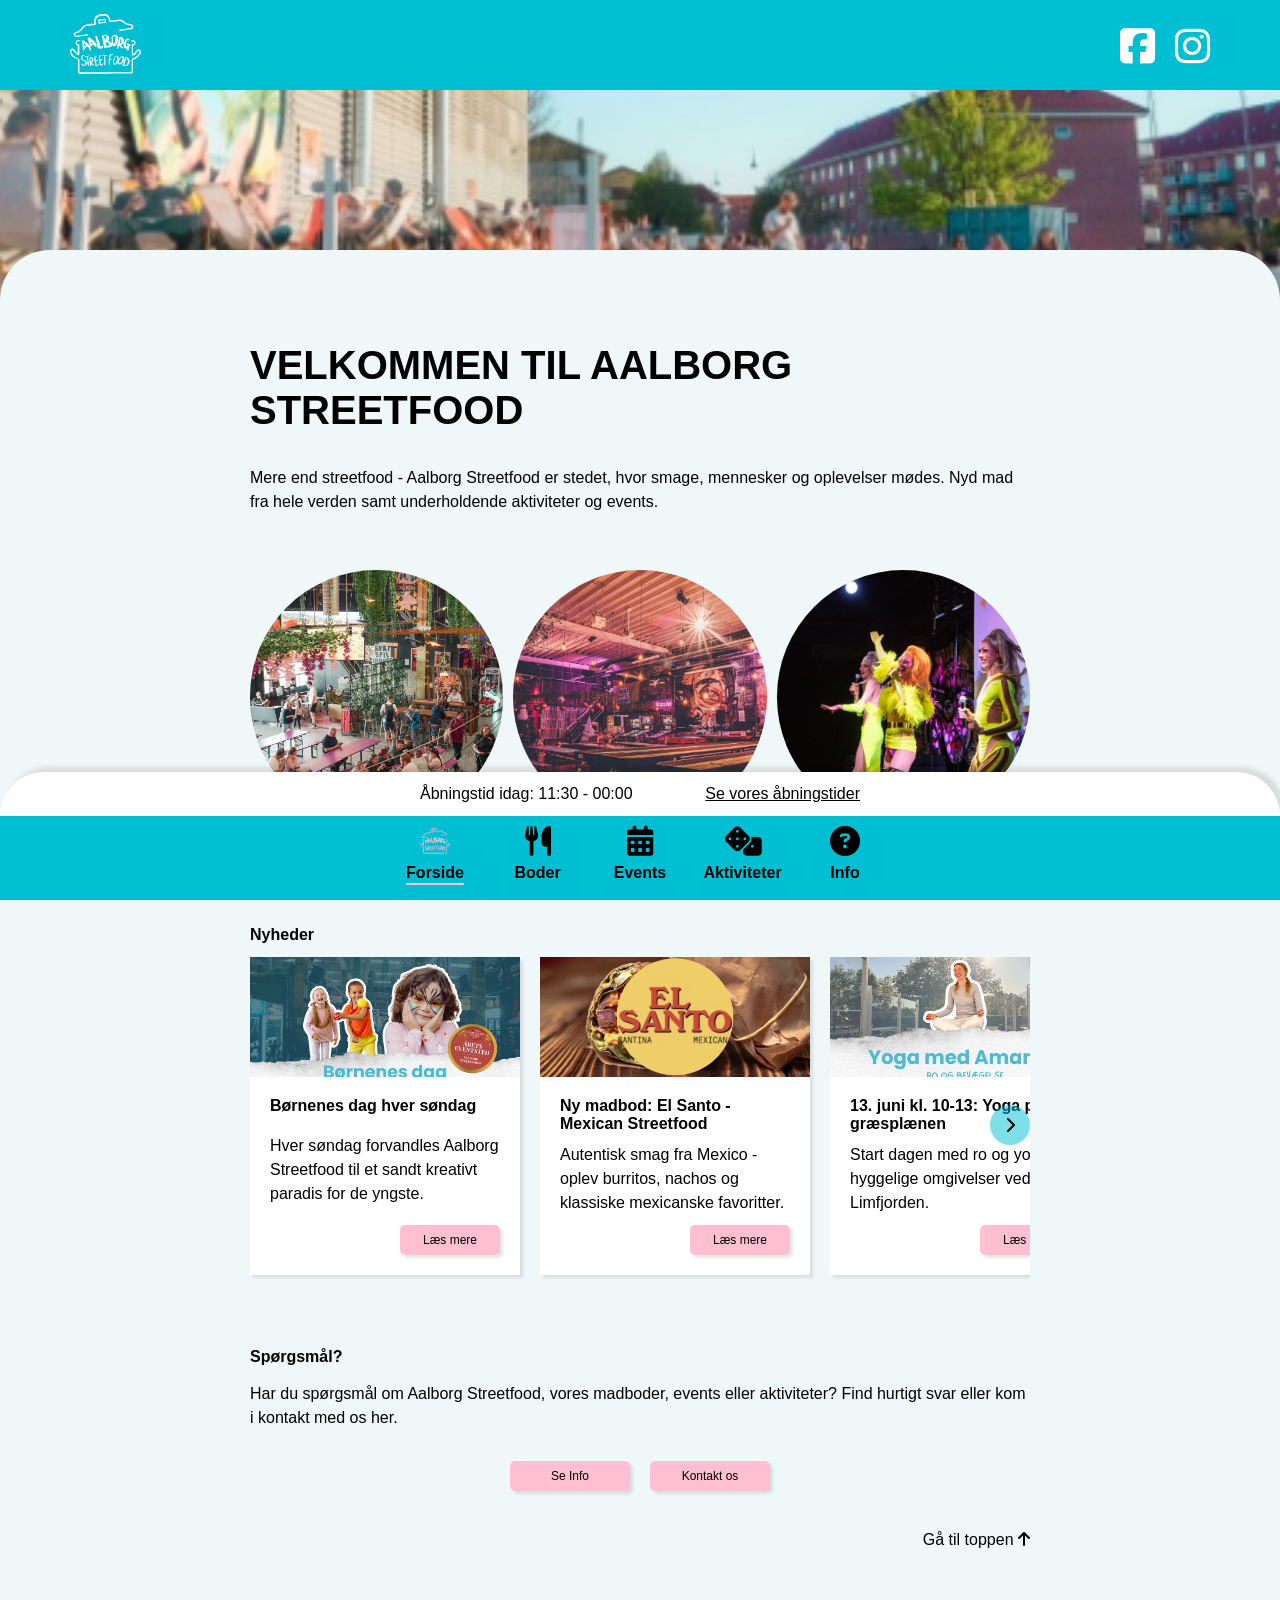
<file: index.html>
<!DOCTYPE html>
<html lang="da">

<head>
    <meta charset="UTF-8">
    <meta name="viewport" content="width=device-width, initial-scale=1.0">
    <meta name="description"
        content="Aalborg Streetfood byder på et bredt udvalg af street food fra hele verden og en masse forskellige og spændende aktiviteter og events. Besøg os og oplev stemningen, de lækkre madboder og hyggelige omgivelser i Aalborg.">
    <meta name="keywords"
        content="streetfood Aalborg, street food, madboder, mad Aalborg, spise ude Aalborg, Nordjylland, oplevelser, events Aalborg, aktiviteter Aalborg, Aalborg, comedy Aalborg, quiz Aalborg, karaoke Aalborg, børneaktiviteter Aalborg">
    <title>Aalborg Streetfood - Forside</title>
    <link rel="stylesheet" href="./assets/css/style.css">
    <link rel="stylesheet" href="./assets/css/forside.css">
    <script src="./assets/js/app.js" defer></script>
    <link rel="stylesheet" href="https://cdnjs.cloudflare.com/ajax/libs/font-awesome/6.5.0/css/all.min.css">
    <link rel="manifest" href="./manifest.json">
    <link rel="icon" href="./assets/img/logov2_192x192.png" type="image/png">
</head>


<body>
    <header>
        <!-- Header med logo og social media -->
        <nav>
            <a href="./index.html"><img src="./assets/img/logo.svg" alt="Aalborg Streetfood Logo"></a>
            <ul>
                <li><a href="https://www.facebook.com/aalborgstreetfoodmarkedmarket" target="_blank"
                        rel="noopener noreferrer" aria-label="Besøg vores Facebook side"><i
                            class="fa-brands fa-square-facebook" aria-hidden="true"></i></a></li>
                <li><a href="https://www.instagram.com/AalborgStreetfood" target="_blank" rel="noopener noreferrer"
                        aria-label="Besøg vores Instagram profil"><i class="fa-brands fa-instagram"
                            aria-hidden="true"></i></a></li>
            </ul>
            <!--aria-label og aria-hidden="true" er indsat efter lighthousetest og bruges til at forbedre tilgængeligheden af siden, så brugere med nedsat syn kan forstå, hvad ikonerne betyder. Dette er også gjort i den globale menu. Kilde: https://www.w3schools.com/accessibility/accessibility_labels.php -->
        </nav>
    </header>

    <main>
        <!-- Hero billede -->
        <div class="heroBillede">
            <img src="./assets/img/forsideBillede.webp" alt="forside headerbillede" fetchpriority="high">
            <!-- fetchpriority="high" indsat efter lighthousetest. Kilde: https://developer.mozilla.org/en-US/docs/Web/HTML/Reference/Attributes/fetchpriority?fbclid=IwY2xjawSXYMRleHRuA2FlbQIxMABicmlkETFyVzhyNGkyVDZpa09IdjQ0c3J0YwZhcHBfaWQQMjIyMDM5MTc4ODIwMDg5MgABHhw8y8eECw4FIvLwAQrnkFinJetjuRGiSQqEJIi6pboWG-9w0EfVVKrQgiUx_aem_WgYf9Aj1LGfmT1ifzZ4w9A -->
        </div>
        <!-- Overlay section -->
        <div class="overlaySection" id="top">
            <article class="introSection">
                <h1>VELKOMMEN TIL AALBORG STREETFOOD</h1>
                <p>Mere end streetfood - Aalborg Streetfood er stedet, hvor smage, mennesker og oplevelser mødes. Nyd
                    mad fra hele verden samt underholdende aktiviteter og events.</p>
            </article>

            <!-- CTA cirkler -->
            <article class="CTASection">
                <a href="./boder.html" class="CTA">
                    <img src="./assets/img/boderBilledLille.webp" srcset="./assets/img/boderBilled.webp 1200w"
                        sizes="(min-width: 1000px) 1200px" alt="Boder">
                    <h2>Boder</h2>
                </a>
                <a href="./aktiviteter.html" class="CTA">
                    <img src="./assets/img/aktiviteterBilledeLille.webp"
                        srcset="./assets/img/aktiviteterBillede.webp 1200w" sizes="(min-width: 1000px) 1200px"
                        alt="Aktiviteter billede">
                    <h2>Aktiviteter</h2>
                </a>
                <a href="./events.html" class="CTA">
                    <img src="./assets/img/eventsBilledeLille.webp" srcset="./assets/img/eventsBillede.webp 1200w"
                        sizes="(min-width: 1000px) 1200px" alt="Events billede">
                    <h2>Events</h2>
                </a>
            </article>

            <!-- Nyheder section -->
            <article class="nyheder">
                <h2>Nyheder</h2>
                <div class="nyhedsCards">

                    <!-- Nyhed 1 -->
                    <a href="./specifikEvent.html?id=3793" class="nyhedsCard">
                        <img src="./assets/img/boernenesDagLille.webp" srcset="./assets/img/boernenesDag.webp 1200w"
                            sizes="(min-width: 1000px) 1200px" alt="Billede fra børnenes dag">
                        <div class="nyhedsCardText">
                            <h3>Børnenes dag hver søndag</h3>
                            <p>Hver søndag forvandles Aalborg Streetfood til et sandt kreativt paradis for de yngste.
                            </p>
                            <div class="knap">Læs mere</div>
                        </div>
                    </a>

                    <!-- Nyhed 2 -->
                    <a href="./specifikBod.html?id=3661" class="nyhedsCard">
                        <img src="./assets/img/elsantoLille.webp" srcset="./assets/img/elsanto.webp 1200w"
                            sizes="(min-width: 1000px) 1200px" alt="Billede af den nye madbod El Santo">
                        <div class="nyhedsCardText">
                            <h3>Ny madbod: El Santo - Mexican Streetfood</h3>
                            <p>Autentisk smag fra Mexico - oplev burritos, nachos og klassiske mexicanske favoritter.
                            </p>
                            <div class="knap">Læs mere</div>
                        </div>
                    </a>

                    <!-- Nyhed 3 -->
                    <a href="./specifikEvent.html?id=3803" class="nyhedsCard">
                        <img src="./assets/img/Yoga-med-1Lille.webp" srcset="./assets/img/Yoga-med-1.webp 1200w"
                            sizes="(min-width: 1000px) 1200px" alt="Billede fra fra yoga på græsplænen med Amanda">
                        <div class="nyhedsCardText">
                            <h3>13. juni kl. 10-13: Yoga på græsplænen</h3>
                            <p>Start dagen med ro og yoga i hyggelige omgivelser ved Limfjorden.</p>
                            <div class="knap">Læs mere</div>
                        </div>
                    </a>

                    <!-- Scroll pil -->
                    <div class="scroll"> <i class="fa-solid fa-chevron-right"></i> </div>
                </div>
            </article>

            <!-- CTA til Info og kontakt -->
            <article class="questions">
                <h2>Spørgsmål?</h2>
                <p>Har du spørgsmål om Aalborg Streetfood, vores madboder, events eller aktiviteter? Find hurtigt svar
                    eller kom i kontakt med os her.</p>
                <div class="questionsButtons">
                    <a href="./faq.html" class="knap">Se Info</a>
                    <a href="./kontakt.html" class="knap">Kontakt os</a>
                </div>

            </article>
            <div class="topKnap">
                <a href="#top"> Gå til toppen <i class="fa-solid fa-arrow-up"></i></a>
            </div>
        </div>
    </main>
    <footer>

        <div class=" openingHours">
            <!-- Åbningstider indsættes med JavaScript på alle sider - se app.js-->
        </div>

        <!-- Global navigation i bunden af skærmen på alle sider -->
        <nav class="globalNav">
            <a href="./index.html" aria-label="Gå til forsiden" class="active"><img src="./assets/img/logo_pink.svg"
                    alt="Aalborg Streetfood logo pink">
                <p>Forside</p>
            </a>
            <a href="./boder.html" aria-label="Gå til boder"><i class="fa-solid fa-utensils" aria-hidden="true"></i>
                <p>Boder</p>
            </a>
            <a href="./events.html" aria-label="Gå til events"><i class="fa-solid fa-calendar-days"
                    aria-hidden="true"></i>
                <p>Events</p>
            </a>
            <a href="./aktiviteter.html" aria-label="Gå til aktiviteter"><i class="fa-solid fa-dice"
                    aria-hidden="true"></i>
                <p>Aktiviteter</p>
            </a>
            <!-- <div>
                <a href="./kort.html" aria-label="Gå tilkort"><i class="fa-solid fa-map-marker-alt"
                        aria-hidden="true"></i></a>
                <p>Kort</p>
            </div> -->
            <a href="./faq.html" aria-label="Gå til info"><i class="fa-solid fa-question-circle" aria-hidden="true"></i>
                <p>Info</p>
            </a>
        </nav>

    </footer>

    <script>
        if ("serviceWorker" in navigator) {
            navigator.serviceWorker.register("./service-worker.js");
        }
    </script>
</body>

</html>
</file>
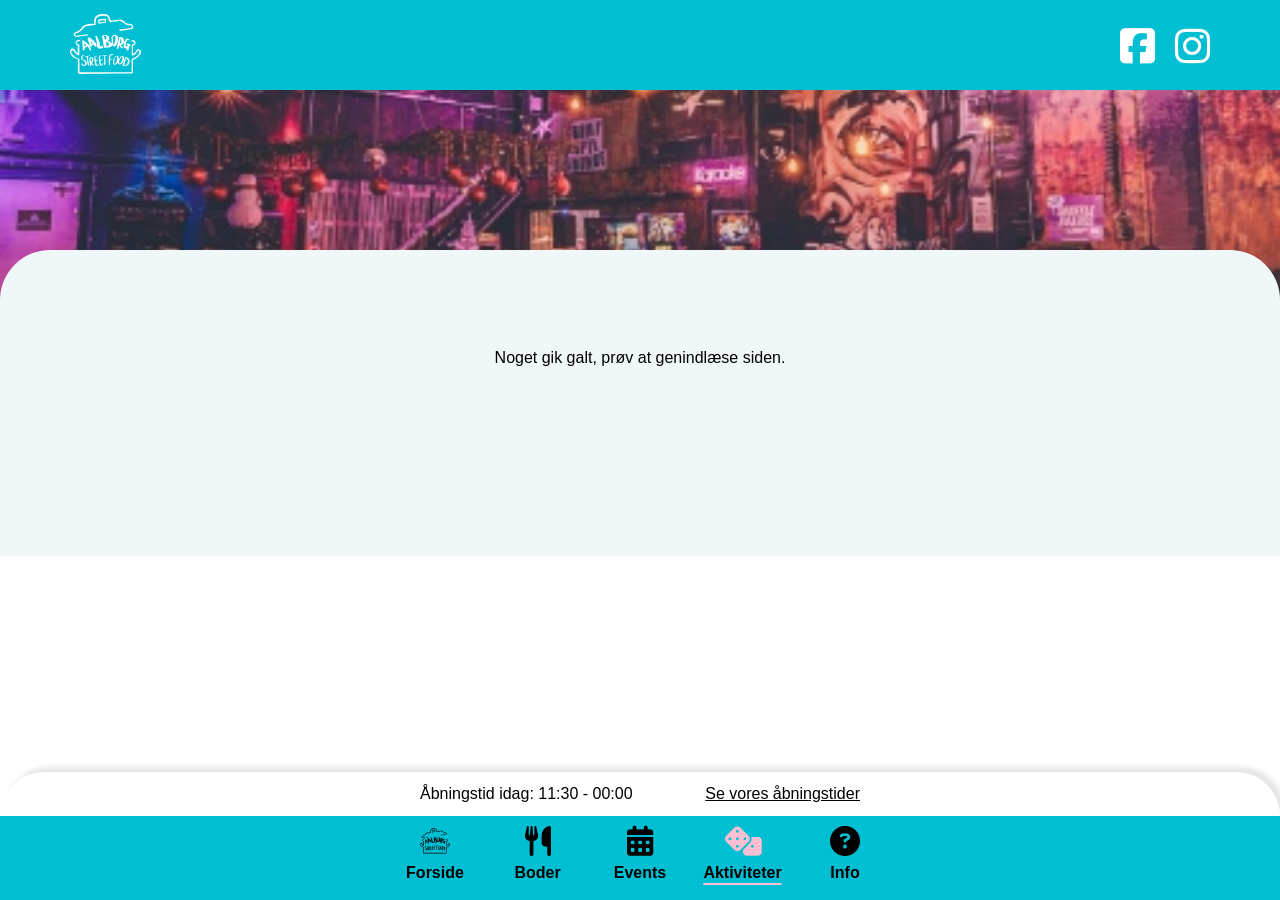
<file: aktiviteter.html>
<!DOCTYPE html>
<html lang="da">

<head>
    <meta charset="UTF-8">
    <meta name="viewport" content="width=device-width, initial-scale=1.0">
    <meta name="description"
        content="Aalborg Streetfood byder på et bredt udvalg af street food fra hele verden og en masse forskellige og spændende aktiviteter og events. Besøg os og oplev stemningen, de lækkre madboder og hyggelige omgivelser i Aalborg.">
    <meta name="keywords"
        content="streetfood Aalborg, street food, madboder, mad Aalborg, spise ude Aalborg, Nordjylland, oplevelser, events Aalborg, aktiviteter Aalborg, Aalborg, comedy Aalborg, quiz Aalborg, karaoke Aalborg, børneaktiviteter Aalborg">
    <title>Aalborg Streetfood - Aktiviteter</title>
    <link rel="stylesheet" href="./assets/css/style.css">
    <link rel="stylesheet" href="./assets/css/aktiviteter.css">
    <script src="./assets/js/app.js" defer></script>
    <script src="./assets/js/aktiviteter.js" defer></script>
    <link rel="stylesheet" href="https://cdnjs.cloudflare.com/ajax/libs/font-awesome/6.5.0/css/all.min.css">
    <link rel="icon" href="./assets/img/logov2_192x192.png" type="image/png">
</head>

<body>
    <header>
        <nav>
            <a href="./index.html"><img src="./assets/img/logo.svg" alt="Aalborg Streetfood Logo"></a>
            <ul>
                <li><a href="https://www.facebook.com/aalborgstreetfoodmarkedmarket" target="_blank"
                        rel="noopener noreferrer" aria-label="Besøg vores Facebook side"><i
                            class="fa-brands fa-square-facebook" aria-hidden="true"></i></a></li>
                <li><a href="https://www.instagram.com/AalborgStreetfood" target="_blank" rel="noopener noreferrer"
                        aria-label="Besøg vores Instagram profil"><i class="fa-brands fa-instagram"
                            aria-hidden="true"></i></a></li>
            </ul>
        </nav>
    </header>


    <main>
        <div class="heroBillede">
            <img src="./assets/img/aktiviteterBillede.webp" alt="aktiviteter header billede">
        </div>
        <div class=" overlaySection" id="top">
            <article class="introSection">
                <h1>AKTIVITETER</h1>
                <p>Er du på udkig efter en unik og underholdende oplevelse i hjertet af Aalborg?
                    Aalborg Street Food byder på en verden af sjove og spændende aktiviteter, der passer til enhver
                    smag. Uanset om du er til musik, spil eller bare hyggelig samvær med venner og familie, er dette
                    stedet for alle.</p>
            </article>

            <article class="aktiviteterSection">
                <h2>Faste aktiviteter</h2>
                <p>Disse aktiviteter er tilgængelige i hele streetfoods åbningstid. Vær opmærksom på at nogle
                    aktiviteter kræver booking på forhånd.</p>
                <div class="aktiviteterCards fasteAktiviteterCards">
                    <!-- Indhold indsættes med js. Se aktiviteter.js -->
                </div>
            </article>

            <article class="aktiviteterSection">
                <h2>Børne aktiviteter</h2>
                <p>Hver søndag er børnenes dag på Aalborg Streetfood, hvor der udover de faste aktiviteter også bydes på
                    ekstra sjove indslag for børn. Alle aktiviteter er gratis.
                    .</p>
                <div class="aktiviteterCards børneAktiviteterCards">
                    <!-- Indhold indsættes med js. Se aktiviteter.js -->
                </div>
            </article>
            <div class="topKnap">
                <a href="#top"> Gå til toppen <i class="fa-solid fa-arrow-up"></i></a>
            </div>
        </div>

    </main>
    <footer>

        <div class="openingHours">
            <!-- Indsættes med js -->
        </div>

        <nav class="globalNav">
            <a href="./index.html" aria-label="Gå til forsiden"><img src="./assets/img/logo_sort.svg"
                    alt="Aalborg Streetfood logo pink">
                <p>Forside</p>
            </a>
            <a href="./boder.html" aria-label="Gå til boder"><i class="fa-solid fa-utensils" aria-hidden="true"></i>
                <p>Boder</p>
            </a>
            <a href="./events.html" aria-label="Gå til events"><i class="fa-solid fa-calendar-days"
                    aria-hidden="true"></i>
                <p>Events</p>
            </a>
            <a href="./aktiviteter.html" aria-label="Gå til aktiviteter" class="active"><i class="fa-solid fa-dice"
                    aria-hidden="true"></i>
                <p>Aktiviteter</p>
            </a>
            <!-- <div>
                <a href="./kort.html" aria-label="Gå til kort"><i class="fa-solid fa-map-marker-alt"
                        aria-hidden="true"></i></a>
                <p>Kort</p>
            </div> -->
            <a href="./faq.html" aria-label="Gå til info"><i class="fa-solid fa-question-circle" aria-hidden="true"></i>
                <p>Info</p>
            </a>
        </nav>

    </footer>
</body>

</html>
</file>
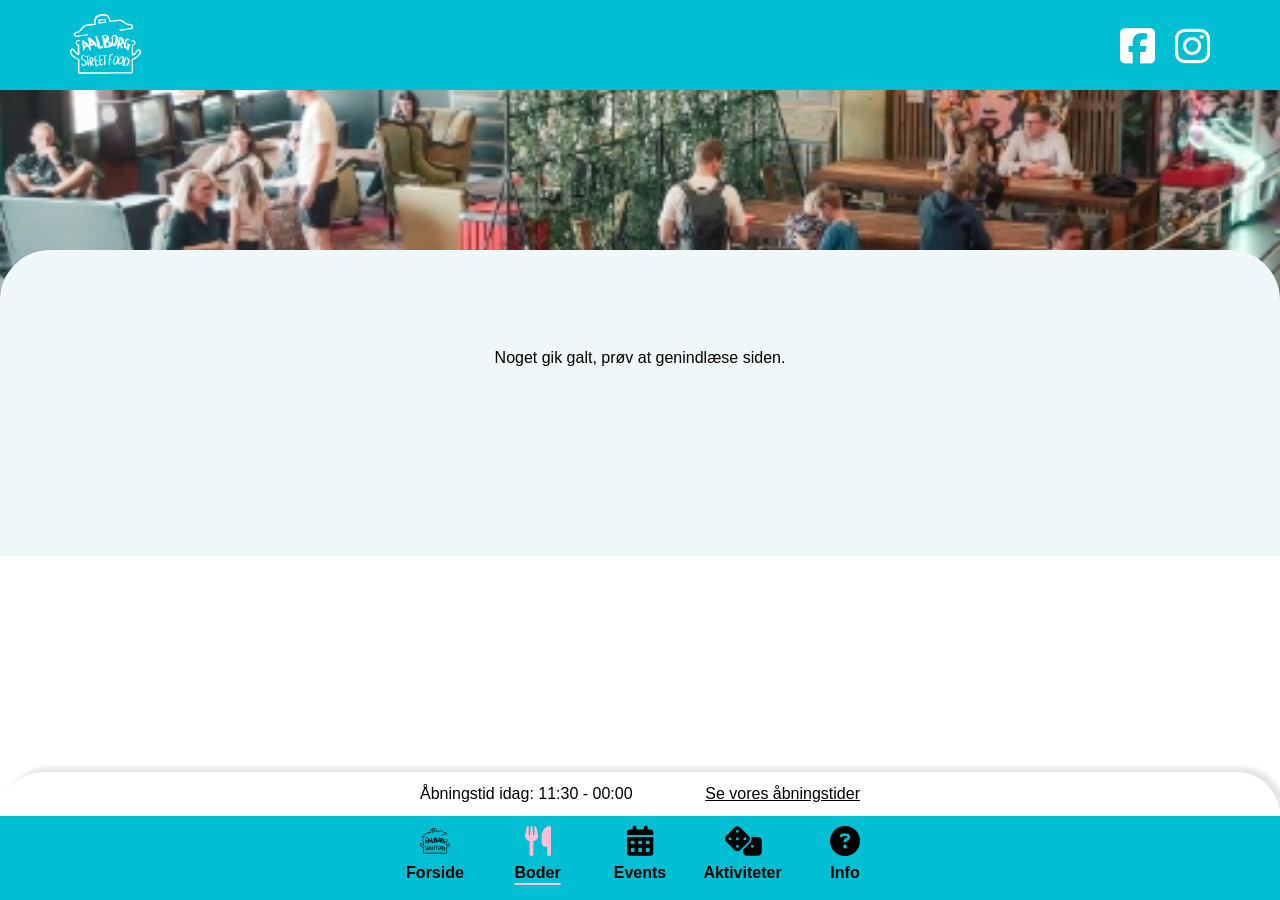
<file: boder.html>
<!DOCTYPE html>
<html lang="da">

<head>
    <meta charset="UTF-8">
    <meta name="viewport" content="width=device-width, initial-scale=1.0">
    <meta name="description"
        content="Aalborg Streetfood byder på et bredt udvalg af street food fra hele verden og en masse forskellige og spændende aktiviteter og events. Besøg os og oplev stemningen, de lækkre madboder og hyggelige omgivelser i Aalborg.">
    <meta name="keywords"
        content="streetfood Aalborg, street food, madboder, mad Aalborg, spise ude Aalborg, Nordjylland, oplevelser, events Aalborg, aktiviteter Aalborg, Aalborg, comedy Aalborg, quiz Aalborg, karaoke Aalborg, børneaktiviteter Aalborg">
    <title>Aalborg Streetfood - Boder</title>
    <link rel="stylesheet" href="./assets/css/style.css">
    <link rel="stylesheet" href="./assets/css/boder.css">
    <script src="./assets/js/app.js" defer></script>
    <script src="./assets/js/boder.js" defer></script>
    <link rel="stylesheet" href="https://cdnjs.cloudflare.com/ajax/libs/font-awesome/6.5.0/css/all.min.css">
    <link rel="icon" href="./assets/img/logov2_192x192.png" type="image/png">
</head>

<body>
    <header>
        <nav>
            <a href="./index.html"><img src="./assets/img/logo.svg" alt="Aalborg Streetfood Logo"></a>
            <ul>
                <li><a href="https://www.facebook.com/aalborgstreetfoodmarkedmarket" target="_blank"
                        rel="noopener noreferrer" aria-label="Besøg vores Facebook side"><i
                            class="fa-brands fa-square-facebook" aria-hidden="true"></i></a></li>
                <li><a href="https://www.instagram.com/AalborgStreetfood" target="_blank" rel="noopener noreferrer"
                        aria-label="Besøg vores Instagram profil"><i class="fa-brands fa-instagram"
                            aria-hidden="true"></i></a></li>
            </ul>
        </nav>
    </header>
    <main>
        <div class="heroBillede">
            <img src="./assets/img/boderBilled.webp" alt="boder header billede">
        </div>
        <div class=" overlaySection" id="top">
            <article class="introSection">
                <h1>STREETFOOD BODER</h1>
                <p>Oplev vores madboder med smage fra hele verden. Vi går op i råvarer af høj kvalitet og laver det
                    meste fra bunden. Alle køkkener tilbyder vegetariske og/eller veganske muligheder, og vi arbejder
                    med lokale leverandører med fokus på at minimere madspild. </p>
                <p>Allergener kan findes under den enkelte bods menukort eller på stedet.
                </p>
                <p style="font-weight: bold;">25% på alle drikkevarer ved visning af studiekort.</p>
            </article>
            <div class="bodCards">
                <!-- Bod cards bliver genereret her via JS -->
            </div>
            <div class="topKnap">
                <a href="#top"> Gå til toppen <i class="fa-solid fa-arrow-up"></i></a>
            </div>
        </div>
    </main>
    <footer>

        <div class="openingHours">
            <!-- Indsættes med JS -->
        </div>

        <nav class="globalNav">
            <a href="./index.html" aria-label="Gå til forsiden"><img src="./assets/img/logo_sort.svg"
                    alt="Aalborg Streetfood logo pink">
                <p>Forside</p>
            </a>
            <a href="./boder.html" aria-label="Gå til boder" class="active"><i class="fa-solid fa-utensils"
                    aria-hidden="true"></i>
                <p>Boder</p>
            </a>
            <a href="./events.html" aria-label="Gå til events"><i class="fa-solid fa-calendar-days"
                    aria-hidden="true"></i>
                <p>Events</p>
            </a>
            <a href="./aktiviteter.html" aria-label="Gå til aktiviteter"><i class="fa-solid fa-dice"
                    aria-hidden="true"></i>
                <p>Aktiviteter</p>
            </a>
            <!-- <div>
                <a href="./kort.html" aria-label="Gå til kort"><i class="fa-solid fa-map-marker-alt"
                        aria-hidden="true"></i></a>
                <p>Kort</p>
            </div> -->
            <a href="./faq.html" aria-label="Gå til info"><i class="fa-solid fa-question-circle" aria-hidden="true"></i>
                <p>Info</p>
            </a>
        </nav>

    </footer>
</body>

</html>
</file>
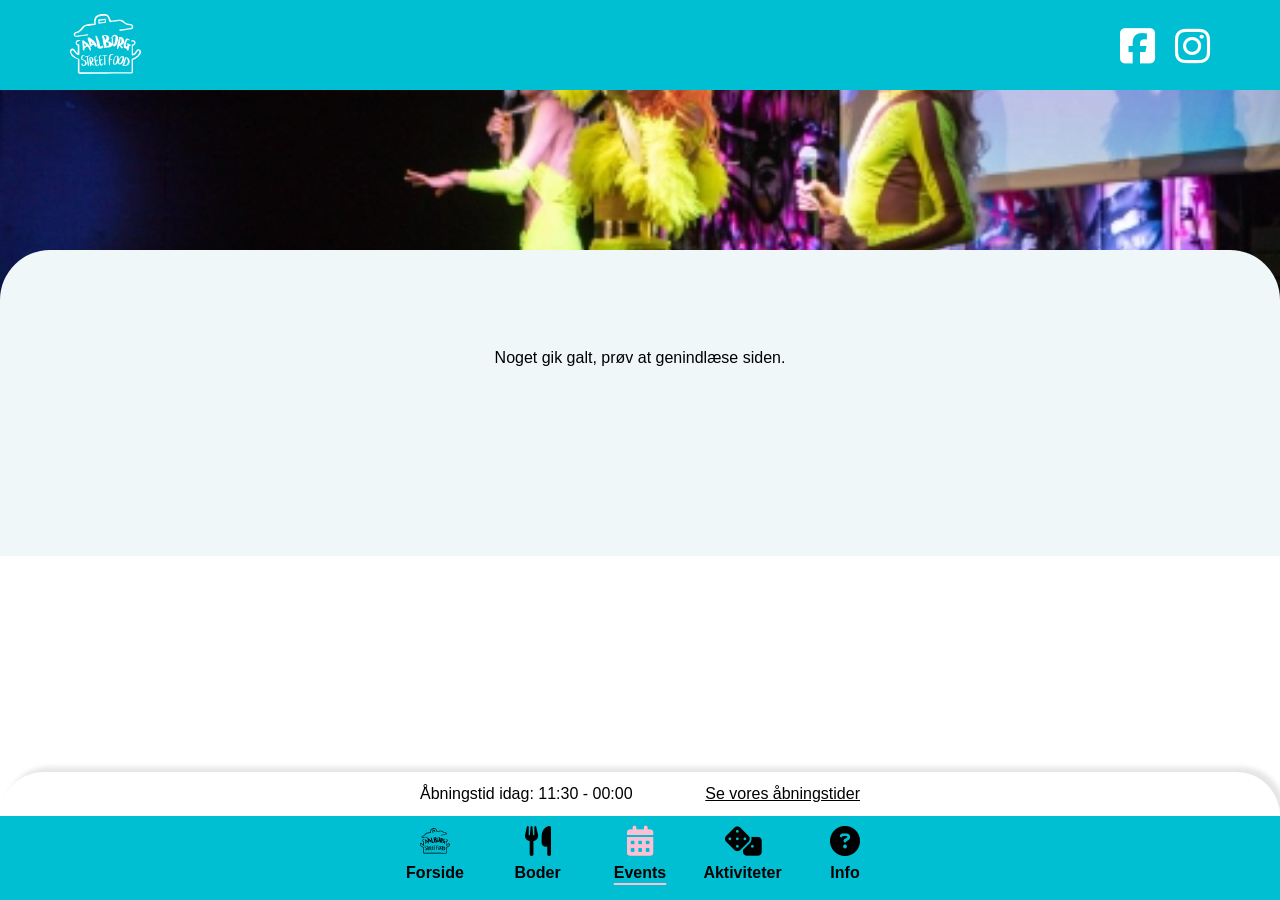
<file: events.html>
<!DOCTYPE html>
<html lang="da">

<head>
    <meta charset="UTF-8">
    <meta name="viewport" content="width=device-width, initial-scale=1.0">
    <meta name="description"
        content="Aalborg Streetfood byder på et bredt udvalg af street food fra hele verden og en masse forskellige og spændende aktiviteter og events. Besøg os og oplev stemningen, de lækkre madboder og hyggelige omgivelser i Aalborg.">
    <meta name="keywords"
        content="streetfood Aalborg, street food, madboder, mad Aalborg, spise ude Aalborg, Nordjylland, oplevelser, events Aalborg, aktiviteter Aalborg, Aalborg, comedy Aalborg, quiz Aalborg, karaoke Aalborg, børneaktiviteter Aalborg">
    <title>Aalborg Streetfood - Events</title>
    <link rel="stylesheet" href="./assets/css/style.css">
    <link rel="stylesheet" href="./assets/css/events.css">
    <script src="./assets/js/app.js" defer></script>
    <link rel="stylesheet" href="https://cdnjs.cloudflare.com/ajax/libs/font-awesome/6.5.0/css/all.min.css">
    <script src="./assets/js/events.js"></script>
    <link rel="icon" href="./assets/img/logov2_192x192.png" type="image/png">
</head>

<body>
    <header>
        <nav>
            <a href="./index.html"><img src="./assets/img/logo.svg" alt="Aalborg Streetfood Logo"></a>
            <ul>
                <li><a href="https://www.facebook.com/aalborgstreetfoodmarkedmarket" target="_blank"
                        rel="noopener noreferrer" aria-label="Besøg vores Facebook side"><i
                            class="fa-brands fa-square-facebook" aria-hidden="true"></i></a></li>
                <li><a href="https://www.instagram.com/AalborgStreetfood" target="_blank" rel="noopener noreferrer"
                        aria-label="Besøg vores Instagram profil"><i class="fa-brands fa-instagram"
                            aria-hidden="true"></i></a></li>
            </ul>
        </nav>
    </header>


    <main>
        <div class="heroBillede">
            <img src="./assets/img/eventsBillede.webp" alt="events header billede" fetchpriority="high">
        </div>
        <div class=" overlaySection" id="top">
            <article class="introSection">
                <h1>EVENTS</h1>
                <p>Få overblik over de kommende events hos Aalborg Streetfood – fra quiz og live musik til smagninger
                    og
                    særlige temaaftener. </p>

                <div class="eventCalendar">
                    <div class="dates">
                        <i class="fa-solid fa-chevron-left"></i>
                        <h2>01/06 - 14/06</h2>
                        <i class="fa-solid fa-chevron-right"></i>
                    </div>


                    <div class="eventFilter">
                        <div class="filterKnap" onclick="toggleFilter()">
                            <p>Kategori</p>
                            <i class="fa-solid fa-chevron-down"></i>
                        </div>
                        <div class="filterDropdown" style="display: none;">
                            <div class="filterListe"></div>
                            <!-- Bruger js til at indlæse alle kategorierne fra wordpress, så filteret er dynamisk og
                            opdateres automatisk når der kommer nye kategorier eller events til. Se events.js -->
                        </div>
                    </div>
                </div>

                <div class="events">
                    <div class="eventsCards">
                        <!-- Her indsættes events cards med js. Se events.js -->
                    </div>
                </div>
            </article>

            <div class="topKnap">
                <a href="#top"> Gå til toppen <i class="fa-solid fa-arrow-up"></i></a>
            </div>
        </div>



    </main>

    <footer>

        <div class="openingHours">
            Indsættes med js.
        </div>

        <nav class="globalNav">
            <a href="./index.html" aria-label="Gå til forsiden"><img src="./assets/img/logo_sort.svg"
                    alt="Aalborg Streetfood logo pink">
                <p>Forside</p>
            </a>
            <a href="./boder.html" aria-label="Gå til boder"><i class="fa-solid fa-utensils" aria-hidden="true"></i>
                <p>Boder</p>
            </a>
            <a href="./events.html" aria-label="Gå til events" class="active"><i class="fa-solid fa-calendar-days"
                    aria-hidden="true"></i>
                <p>Events</p>
            </a>
            <a href="./aktiviteter.html" aria-label="Gå til aktiviteter"><i class="fa-solid fa-dice"
                    aria-hidden="true"></i>
                <p>Aktiviteter</p>
            </a>
            <!-- <div>
                <a href="./kort.html" aria-label="Gå til kort"><i class="fa-solid fa-map-marker-alt"
                        aria-hidden="true"></i></a>
                <p>Kort</p>
            </div> -->
            <a href="./faq.html" aria-label="Gå til info"><i class="fa-solid fa-question-circle" aria-hidden="true"></i>
                <p>Info</p>
            </a>
        </nav>

    </footer>
</body>

</html>
</file>
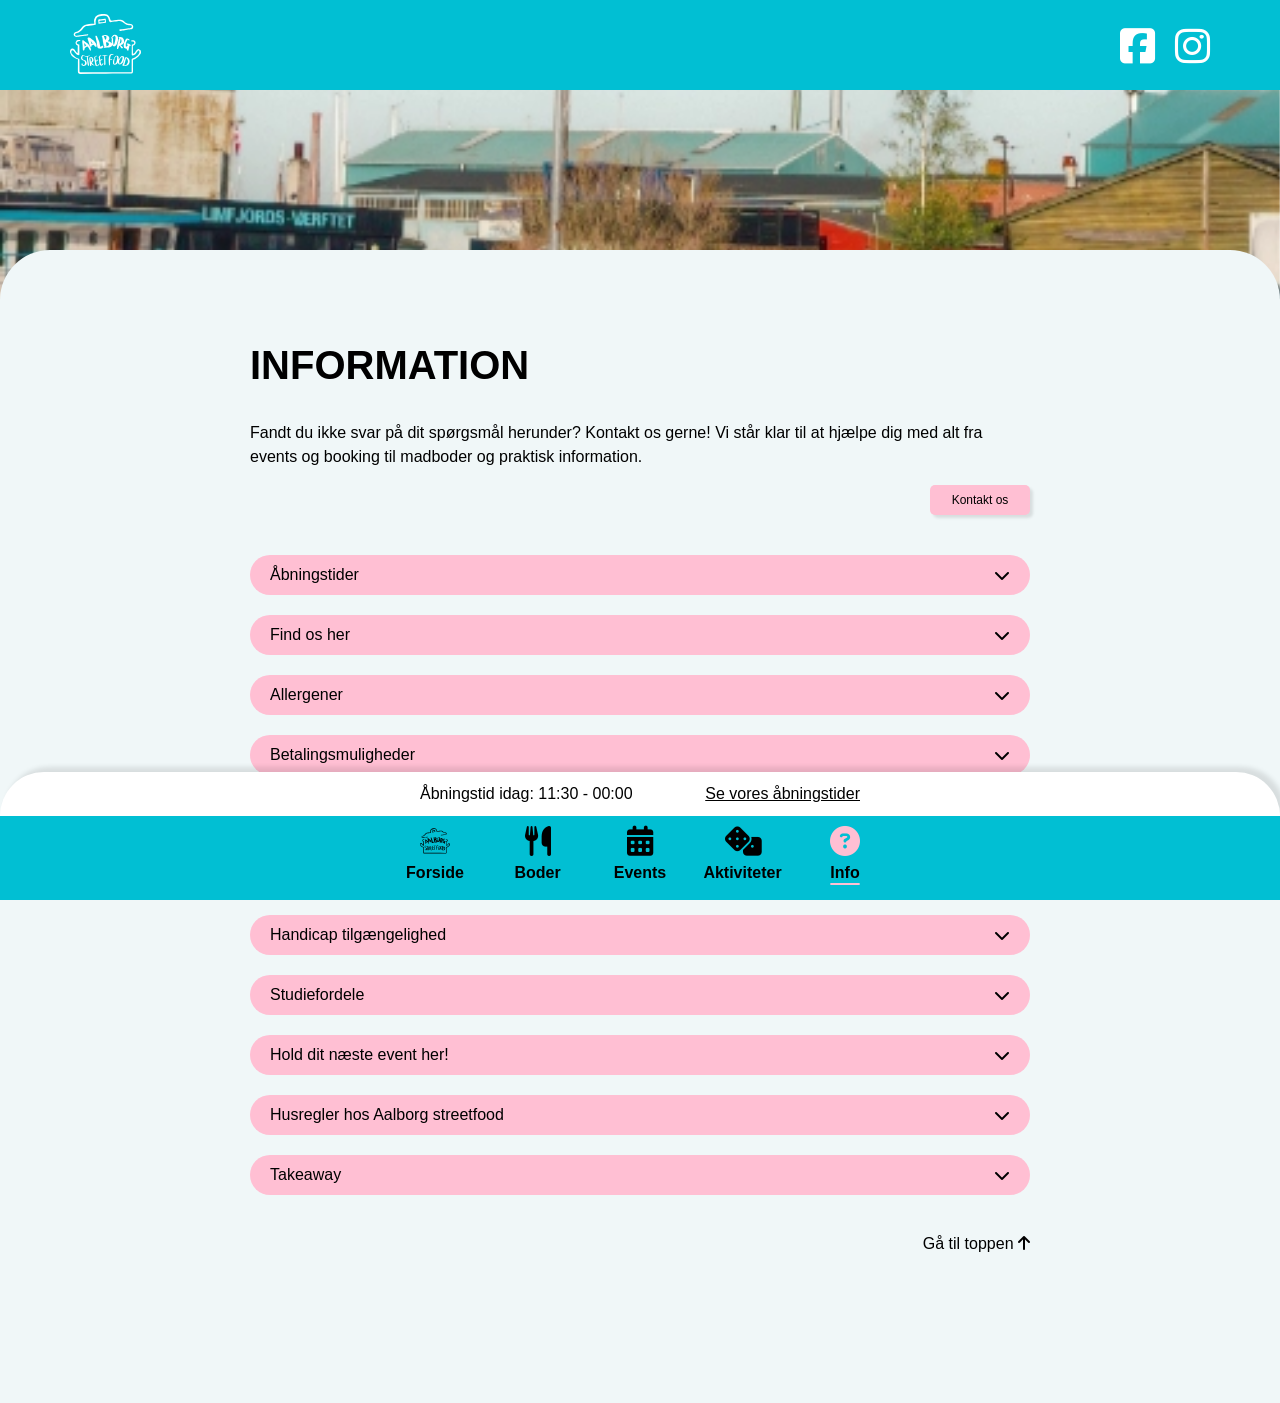
<file: faq.html>
<!DOCTYPE html>
<html lang="da">

<head>
    <meta charset="UTF-8">
    <meta name="viewport" content="width=device-width, initial-scale=1.0">
    <meta name="description"
        content="Aalborg Streetfood byder på et bredt udvalg af street food fra hele verden og en masse forskellige og spændende aktiviteter og events. Besøg os og oplev stemningen, de lækkre madboder og hyggelige omgivelser i Aalborg.">
    <meta name="keywords"
        content="streetfood Aalborg, street food, madboder, mad Aalborg, spise ude Aalborg, Nordjylland, oplevelser, events Aalborg, aktiviteter Aalborg, Aalborg, comedy Aalborg, quiz Aalborg, karaoke Aalborg, børneaktiviteter Aalborg">
    <title>Aalborg Streetfood - FAQ</title>
    <link rel="stylesheet" href="./assets/css/style.css">
    <link rel="stylesheet" href="./assets/css/faq.css">
    <script src="./assets/js/app.js" defer></script>
    <script src="./assets/js/faq.js" defer></script>
    <link rel="stylesheet" href="https://cdnjs.cloudflare.com/ajax/libs/font-awesome/6.5.0/css/all.min.css">
    <link rel="icon" href="./assets/img/logov2_192x192.png" type="image/png">
</head>

<body>
    <header>
        <nav>
            <a href="./index.html"><img src="./assets/img/logo.svg" alt="Aalborg Streetfood Logo"></a>
            <ul>
                <li><a href="https://www.facebook.com/aalborgstreetfoodmarkedmarket" target="_blank"
                        rel="noopener noreferrer" aria-label="Besøg vores Facebook side"><i
                            class="fa-brands fa-square-facebook" aria-hidden="true"></i></a></li>
                <li><a href="https://www.instagram.com/AalborgStreetfood" target="_blank" rel="noopener noreferrer"
                        aria-label="Besøg vores Instagram profil"><i class="fa-brands fa-instagram"
                            aria-hidden="true"></i></a></li>
            </ul>
        </nav>
    </header>

    <main>
        <div class="heroBillede">
            <img src="./assets/img/faqBillede.webp" alt="FAQ header billede" fetchpriority="high">
        </div>
        <div class=" overlaySection" id="top">

            <!-- Intro til info side med cta til kontakt -->
            <article class="introSection">
                <h1>INFORMATION</h1>
                <p class="beskrivelsesTekst">Fandt du ikke svar på dit spørgsmål herunder? Kontakt os gerne! Vi står
                    klar til at hjælpe dig med
                    alt fra events og booking til madboder og praktisk information.</p>
                <div class="knapWrapper">
                    <a href="./kontakt.html" class="knap">Kontakt os</a>
                </div>
            </article>

            <!-- FAQ accordion -->
            <div class="FAQ">

                <!-- Accordion del 1 -->
                <div class="accordionItem">
                    <button class="accordionKnap">
                        Åbningstider
                        <i class="fa-solid fa-chevron-down"></i>
                    </button>
                    <div class="accordionIndhold">
                        <p>Aalborg Streetfood har varierende åbningstider afhængigt af sæson og ugedag.
                            Alle boder åbner og lukker samtidig, men bemærk at boderne lukker før resten af området,
                            hvor der fortsat kan være aktiviteter og ophold.
                            Vi anbefaler derfor at tjekke de aktuelle åbningstider inden dit besøg.</p>
                    </div>
                </div>

                <!-- Accordion del 2 -->
                <div class="accordionItem">
                    <button class="accordionKnap">
                        Find os her
                        <i class="fa-solid fa-chevron-down"></i>
                    </button>
                    <div class="accordionIndhold">
                        <p>Find Aalborg Streetfood på <span class="fed">Skudehavnsvej 35-37, 9000 Aalborg. </span> </p>

                        <iframe
                            src="https://www.google.com/maps/embed?pb=!1m18!1m12!1m3!1d2169.6649034900897!2d9.89406947656765!3d57.05727297359485!2m3!1f0!2f0!3f0!3m2!1i1024!2i768!4f13.1!3m3!1m2!1s0x464932659af07bf7%3A0x2f2ec50f7fd02b3a!2sAalborg%20Streetfood%20K%C3%B8kkenfabrikken!5e0!3m2!1sda!2sdk!4v1780651888167!5m2!1sda!2sdk"
                            width="600" height="450" style="border:0;" allowfullscreen="" loading="lazy"
                            referrerpolicy="no-referrer-when-downgrade"></iframe>
                    </div>
                </div>

                <!-- Accordion del 3 -->
                <div class="accordionItem">
                    <button class="accordionKnap">
                        Allergener
                        <i class="fa-solid fa-chevron-down"></i>
                    </button>
                    <div class="accordionIndhold">
                        <p>Du kan finde information om allergener under den enkelte bods <span class="fed">menukort her
                                på siden</span> eller
                            <span class="fed">direkte ved boden</span> på Aalborg Streetfood.
                            Ved menukortene viser vi allergener som <span class="fed">gluten, laktose, nødder og
                                skaldyr.</span>
                        </p>
                        <p> Har du andre
                            allergener eller særlige hensyn, anbefaler vi altid, at du <span class="fed">spørger
                                personalet</span> ved den
                            enkelte bod, så de kan vejlede dig bedst muligt.
                        </p>
                    </div>
                </div>

                <!-- Accordion del 3 -->
                <div class="accordionItem">
                    <button class="accordionKnap">
                        Betalingsmuligheder
                        <i class="fa-solid fa-chevron-down"></i>
                    </button>
                    <div class="accordionIndhold">
                        <p>Hos Aalborg Streetfood tager alle boder imod alle gængse betalingskort, MobilePay samt
                            kontanter. </p>
                        <p>
                            Ved køb af poletter til arkaden kan der dog kun betales med kort.
                            Nogle enkelte klo maskiner accepterer desuden kun mønter, men det er muligt at veksle i alle
                            boder.</p>
                    </div>
                </div>

                <!-- Accordion del 4 -->
                <div class="accordionItem">
                    <button class="accordionKnap">
                        Transport og parkering
                        <i class="fa-solid fa-chevron-down"></i>
                    </button>
                    <div class="accordionIndhold">
                        <p class="fed">Offentlig transport</p>
                        <p>Det er nemt at komme til Aalborg Streetfood med offentlig transport.
                            <span class="fed">Buslinje 2</span> stopper tæt på området, og flere andre busser har
                            stoppesteder i Vestbyen.
                            Kommer du med tog, ligger <span class="fed">Aalborg Vestby Station</span> kun ca. 10
                            minutters gang fra Aalborg
                            Streetfood.
                        </p>
                        <p class="fed">Parkering</p>
                        <p>Der er flere parkeringsmuligheder tæt på Aalborg Streetfood på Skudehavnsvej.
                            Du finder både <span class="fed">betalingsparkering lige ved området</span>, som har åbent
                            døgnet rundt (indkørsel
                            fra Skudehavnsvej 35) og der er <span class="fed">gratis gadeparkering</span> i dele af
                            Vestbyen inden for kort
                            gåafstand.

                            Derudover ligger <span class="fed">C.W. Obel P-hus</span> cirka 10 minutters gang fra
                            streetfoodområdet.</p>
                    </div>
                </div>

                <div class="accordionItem">
                    <button class="accordionKnap">
                        Kort over Streetfood
                        <i class="fa-solid fa-chevron-down"></i>
                    </button>
                    <div class="accordionIndhold">
                        <p>Et kort over Aalborg Streetfood, der viser placeringen af boder, events og aktiviteter.</p>
                        <img src="./assets/img/Kort.webp" alt="Kort over Aalborg Streetfood" fetchpriority="high">
                    </div>
                </div>

                <!-- Accordion del 5 -->
                <div class="accordionItem">
                    <button class="accordionKnap">
                        Handicap tilgængelighed
                        <i class="fa-solid fa-chevron-down"></i>
                    </button>
                    <div class="accordionIndhold">
                        <p>Aalborg Streetfood er tilgængeligt for kørestolsbrugere og personer med gangbesvær. Der er
                            niveaufri adgang til området samt handicapvenlige toiletforhold. Området er indrettet, så
                            alle gæster kan bevæge sig rundt og få en god oplevelse.</p>
                    </div>
                </div>
                <div class="accordionItem">
                    <button class="accordionKnap">
                        Studiefordele
                        <i class="fa-solid fa-chevron-down"></i>
                    </button>
                    <div class="accordionIndhold">
                        <p>Som studerende får du 25% rabat på alle drikkevarer hos Aalborg Streetfood ved fremvisning af
                            gyldigt studiekort.
                            Derudover kan du gratis spille shuffleboard og benytte vores private karaokerum - husk blot
                            at booke på forhånd.</p>
                    </div>
                </div>

                <!-- Accordion del 6 -->
                <div class="accordionItem">
                    <button class="accordionKnap">
                        Hold dit næste event her!
                        <i class="fa-solid fa-chevron-down"></i>
                    </button>
                    <div class="accordionIndhold">
                        <p>Uanset om du planlægger en privat fest eller et firmaevent, skaber Aalborg Streetfood de
                            perfekte rammer for en uformel og stemningsfuld oplevelse midt i byen. Her kan du samle
                            venner, familie eller kollegaer til alt fra fødselsdage, polterabender og studiefester til
                            firmafester, receptioner, julefrokoster og teamevents.</p>
                        <a href="./kontakt.html">
                            <p>Kontakt os og hør om dine muligheder her</p>
                        </a>
                    </div>
                </div>

                <!-- Accordion del 7 -->
                <div class="accordionItem">
                    <button class="accordionKnap">
                        Husregler hos Aalborg streetfood
                        <i class="fa-solid fa-chevron-down"></i>
                    </button>
                    <div class="accordionIndhold">
                        <p>For at sikre en god oplevelse for alle gæster beder vi om, at du viser hensyn under dit besøg
                            på Aalborg Streetfood.
                        </p>
                        <p> Rygning er kun tilladt i de afmærkede områder. Medbragt mad og drikke er <span class="fed">
                                ikke </span>tilladt i
                            hverken indendørs eller udendørs områder hos Aalborg Streetfood.
                            Hunde og andre kæledyr er velkomne, så længe de er i snor og tages hensyn til øvrige gæster.
                        </p>
                        <p> Vi opfordrer til, at alle hjælper med at holde området pænt og rydder op efter sig selv.
                            Respektér hinanden, vores personale og de øvrige gæster, så vi sammen kan skabe en god og
                            hyggelig stemning for alle.</p>
                    </div>
                </div>

                <!-- Accordion del 8 -->
                <div class="accordionItem">
                    <button class="accordionKnap">
                        Takeaway
                        <i class="fa-solid fa-chevron-down"></i>
                    </button>
                    <div class="accordionIndhold">
                        <p>Hos Aalborg Streetfood kan du tage maden med som takeaway fra alle boder, så du nemt kan nyde
                            dine favoritter, hvor det passer dig.
                        </p>
                        <p>Derudover kan udvalgte retter bestilles via Wolt og leveres direkte til døren, hvis du
                            hellere vil have oplevelsen hjemmefra.</p>
                    </div>
                </div>

            </div>
            <div class="topKnap">
                <a href="#top"> Gå til toppen <i class="fa-solid fa-arrow-up"></i></a>
            </div>
        </div>
    </main>
    <footer>

        <div class="openingHours">
            <!-- Indsættes med js -->
        </div>

        <nav class="globalNav">
            <a href="./index.html" aria-label="Gå til forsiden"><img src="./assets/img/logo_sort.svg"
                    alt="Aalborg Streetfood logo pink">
                <p>Forside</p>
            </a>
            <a href="./boder.html" aria-label="Gå til boder"><i class="fa-solid fa-utensils" aria-hidden="true"></i>
                <p>Boder</p>
            </a>
            <a href="./events.html" aria-label="Gå til events"><i class="fa-solid fa-calendar-days"
                    aria-hidden="true"></i>
                <p>Events</p>
            </a>
            <a href="./aktiviteter.html" aria-label="Gå til aktiviteter"><i class="fa-solid fa-dice"
                    aria-hidden="true"></i>
                <p>Aktiviteter</p>
            </a>
            <!-- <div>
                <a href="./kort.html" aria-label="Gå til kort"><i class="fa-solid fa-map-marker-alt"
                        aria-hidden="true"></i></a>
                <p>Kort</p>
            </div> -->
            <a href="./faq.html" aria-label="Gå til info" class="active"><i class="fa-solid fa-question-circle"
                    aria-hidden="true"></i>
                <p>Info</p>
            </a>
        </nav>

    </footer>
</body>

</html>
</file>
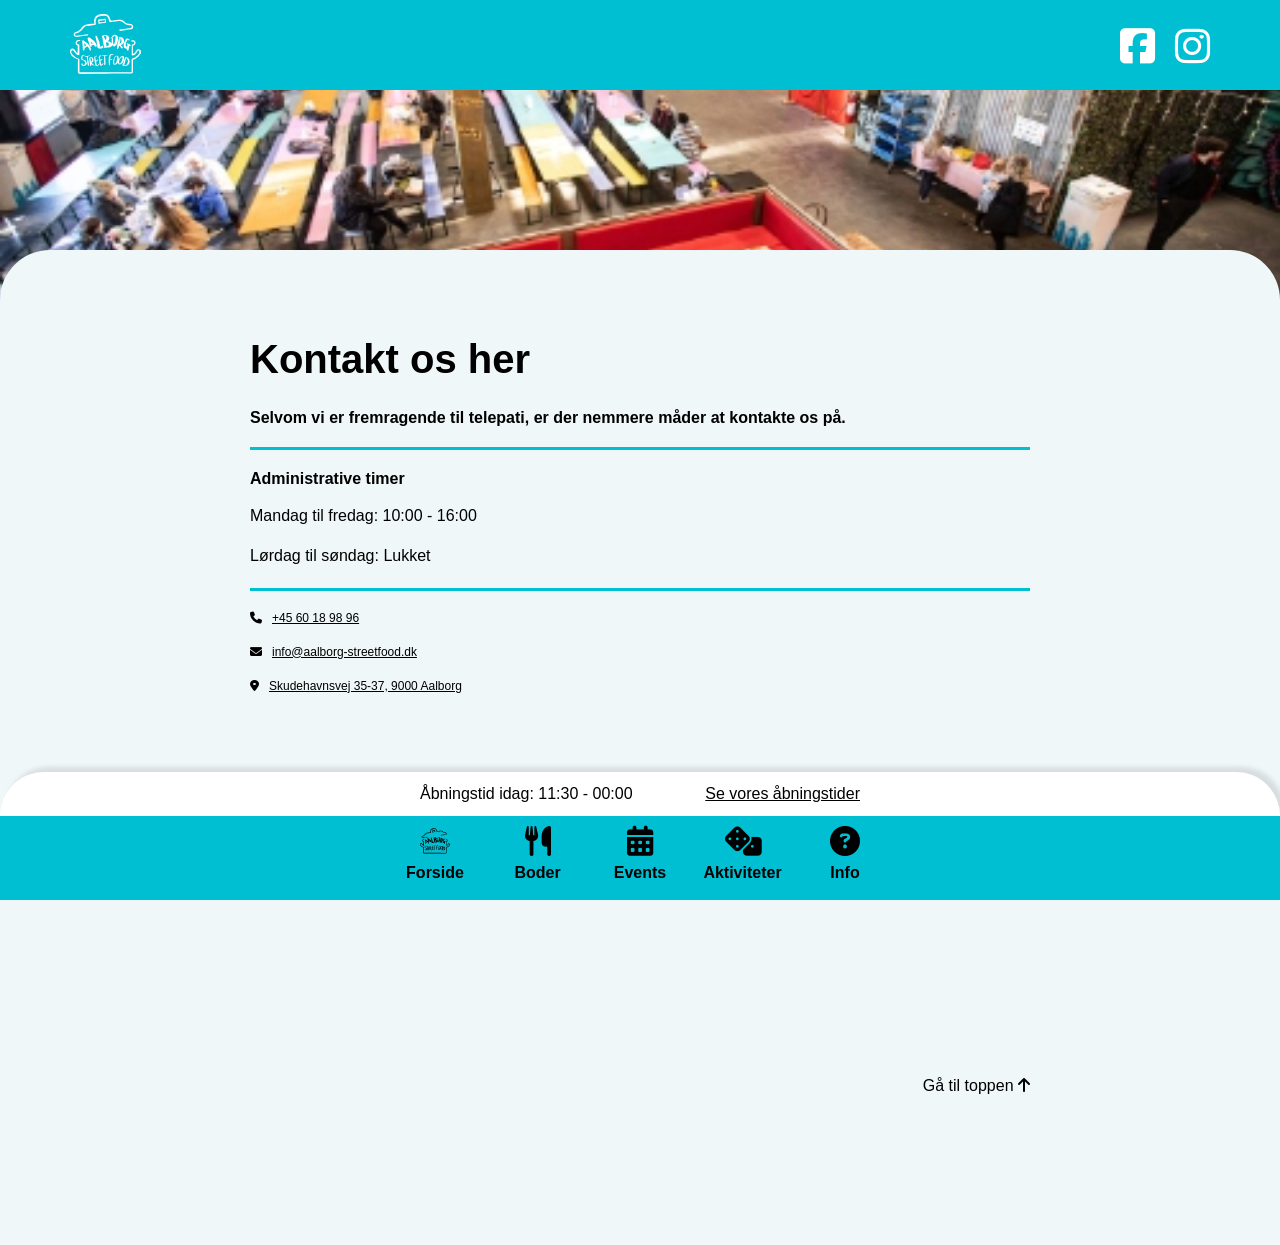
<file: kontakt.html>
<!DOCTYPE html>
<html lang="da">

<head>
    <meta charset="UTF-8">
    <meta name="viewport" content="width=device-width, initial-scale=1.0">
    <meta name="description"
        content="Aalborg Streetfood byder på et bredt udvalg af street food fra hele verden og en masse forskellige og spændende aktiviteter og events. Besøg os og oplev stemningen, de lækkre madboder og hyggelige omgivelser i Aalborg.">
    <meta name="keywords"
        content="streetfood Aalborg, street food, madboder, mad Aalborg, spise ude Aalborg, Nordjylland, oplevelser, events Aalborg, aktiviteter Aalborg, Aalborg, comedy Aalborg, quiz Aalborg, karaoke Aalborg, børneaktiviteter Aalborg">
    <title>Aalborg Streetfood - Kontakt</title>
    <link rel="stylesheet" href="./assets/css/style.css">
    <link rel="stylesheet" href="./assets/css/kontakt.css">
    <script src="./assets/js/app.js" defer></script>
    <link rel="stylesheet" href="https://cdnjs.cloudflare.com/ajax/libs/font-awesome/6.5.0/css/all.min.css">
    <link rel="icon" href="./assets/img/logov2_192x192.png" type="image/png">
</head>

<body>
    <header>
        <nav>
            <a href="./index.html"><img src="./assets/img/logo.svg" alt="Aalborg Streetfood Logo"></a>
            <ul>
                <li><a href="https://www.facebook.com/aalborgstreetfoodmarkedmarket" target="_blank"
                        rel="noopener noreferrer" aria-label="Besøg vores Facebook side"><i
                            class="fa-brands fa-square-facebook" aria-hidden="true"></i></a></li>
                <li><a href="https://www.instagram.com/AalborgStreetfood" target="_blank" rel="noopener noreferrer"
                        aria-label="Besøg vores Instagram profil"><i class="fa-brands fa-instagram"
                            aria-hidden="true"></i></a></li>
            </ul>
        </nav>
    </header>
    <main>
        <div class="heroBillede">
            <img src="./assets/img/kontaktBillede.webp" alt="forside headerbillede" fetchpriority="high">
        </div>
        <div class=" overlaySection" id="top">
            <div>
                <h1>Kontakt os her</h1>
                <h2>Selvom vi er fremragende til telepati, er der nemmere måder at kontakte os på.</h2>
            </div>
            <hr>
            <div>
                <h2>Administrative timer</h2>
                <div>
                    <p>Mandag til fredag: 10:00 - 16:00</p>
                    <p>Lørdag til søndag: Lukket</p>
                </div>
            </div>
            <hr>
            <div class="kontaktInfo">

                <!-- Telefon link der åbner som opkald-->
                <a href="tel:+4560189896">
                    <i class="fa-solid fa-phone"></i>
                    <span>+45 60 18 98 96</span>
                </a>

                <!-- Mail link der åbner mail til streetfood -->
                <a href="mailto:info@aalborg-streetfood.dk">
                    <i class="fa-solid fa-envelope"></i>
                    <span>info@aalborg-streetfood.dk</span>
                </a>

                <!-- Adresse der åbner google maps med navigation til streetfood adresse -->
                <!--Metode fundet her: https://developers.google.com/maps/documentation/urls/get-started#directions-action -->
                <a href="https://www.google.com/maps/dir/?api=1&destination=Skudehavnsvej+35-37,+9000+Aalborg"
                    target="_blank" rel="noopener noreferrer">
                    <i class="fa-solid fa-map-marker-alt"></i>
                    <span>Skudehavnsvej 35-37, 9000 Aalborg</span>
                </a>
            </div>
            <!-- Embeded google maps kort, fundet på https://www.google.com/maps/place/Aalborg+Streetfood+K%C3%B8kkenfabrikken/@57.057273,9.8940695,17z/data=!3m1!4b1!4m6!3m5!1s0x464932659af07bf7:0x2f2ec50f7fd02b3a!8m2!3d57.057273!4d9.8966444!16s%2Fg%2F11d_77ts4n?entry=ttu&g_ep=EgoyMDI2MDYwMy4xIKXMDSoASAFQAw%3D%3D -->
            <iframe
                src="https://www.google.com/maps/embed?pb=!1m18!1m12!1m3!1d2169.6649034900897!2d9.89406947656765!3d57.05727297359485!2m3!1f0!2f0!3f0!3m2!1i1024!2i768!4f13.1!3m3!1m2!1s0x464932659af07bf7%3A0x2f2ec50f7fd02b3a!2sAalborg%20Streetfood%20K%C3%B8kkenfabrikken!5e0!3m2!1sda!2sdk!4v1780651888167!5m2!1sda!2sdk"
                width="600" height="450" style="border:0;" allowfullscreen="" loading="lazy"
                referrerpolicy="no-referrer-when-downgrade"></iframe>
            <div class="topKnap">
                <a href="#top"> Gå til toppen <i class="fa-solid fa-arrow-up"></i></a>
            </div>
        </div>


    </main>
    <footer>

        <div class="openingHours">
            <!-- Indsættes med js. -->
        </div>

        <nav class="globalNav">
            <a href="./index.html" aria-label="Gå til forsiden"><img src="./assets/img/logo_sort.svg"
                    alt="Aalborg Streetfood logo pink">
                <p>Forside</p>
            </a>
            <a href="./boder.html" aria-label="Gå til boder"><i class="fa-solid fa-utensils" aria-hidden="true"></i>
                <p>Boder</p>
            </a>
            <a href="./events.html" aria-label="Gå til events"><i class="fa-solid fa-calendar-days"
                    aria-hidden="true"></i>
                <p>Events</p>
            </a>
            <a href="./aktiviteter.html" aria-label="Gå til aktiviteter"><i class="fa-solid fa-dice"
                    aria-hidden="true"></i>
                <p>Aktiviteter</p>
            </a>
            <!-- <div>
                <a href="./kort.html" aria-label="Gå til kort"><i class="fa-solid fa-map-marker-alt"
                        aria-hidden="true"></i></a>
                <p>Kort</p>
            </div> -->
            <a href="./faq.html" aria-label="Gå til info"><i class="fa-solid fa-question-circle" aria-hidden="true"></i>
                <p>Info</p>
            </a>
        </nav>

    </footer>
</body>

</html>
</file>
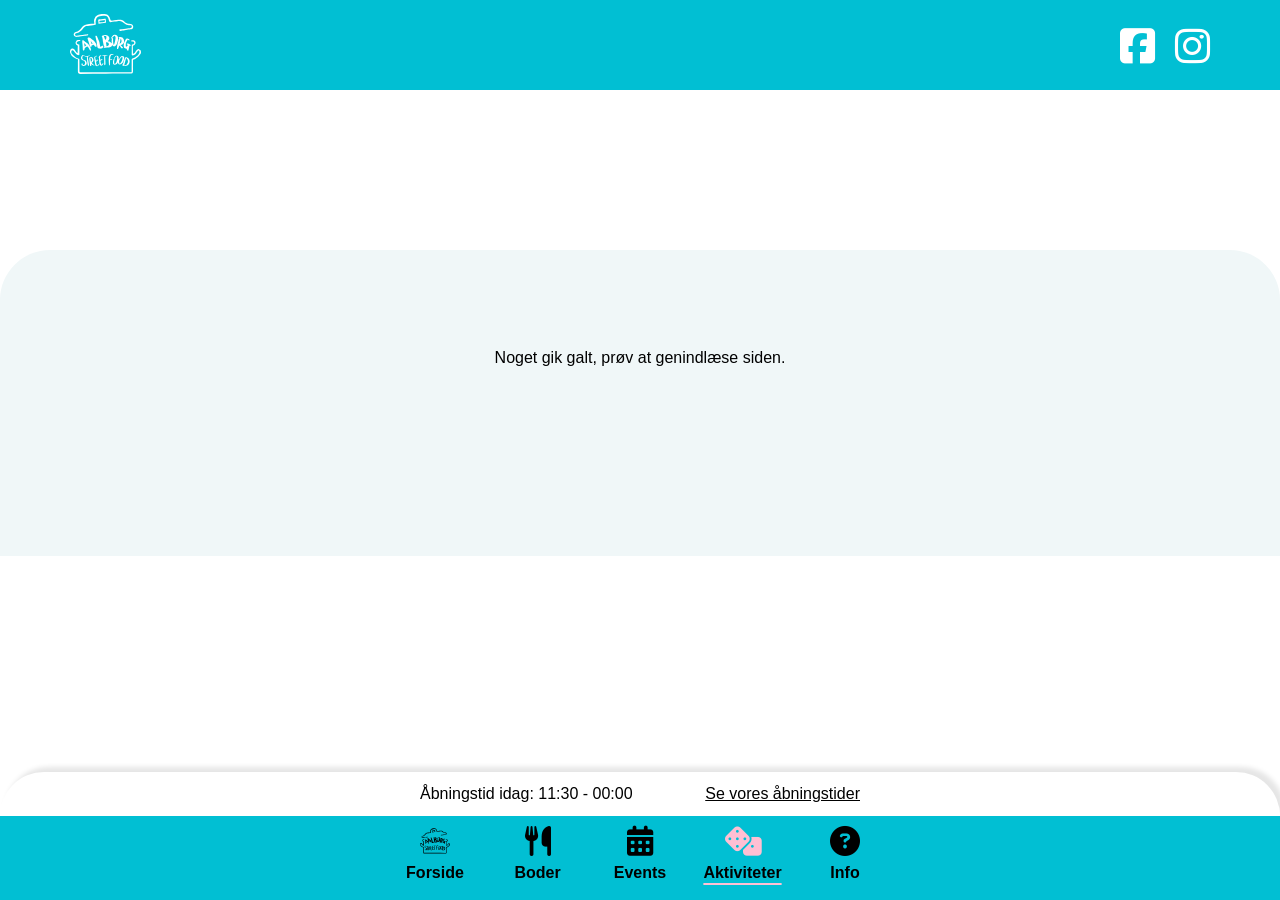
<file: specifikAktivitet.html>
<!DOCTYPE html>
<html lang="da">

<head>
    <meta charset="UTF-8">
    <meta name="viewport" content="width=device-width, initial-scale=1.0">
    <meta name="description"
        content="Aalborg Streetfood byder på et bredt udvalg af street food fra hele verden og en masse forskellige og spændende aktiviteter og events. Besøg os og oplev stemningen, de lækkre madboder og hyggelige omgivelser i Aalborg.">
    <meta name="keywords"
        content="streetfood Aalborg, street food, madboder, mad Aalborg, spise ude Aalborg, Nordjylland, oplevelser, events Aalborg, aktiviteter Aalborg, Aalborg, comedy Aalborg, quiz Aalborg, karaoke Aalborg, børneaktiviteter Aalborg">
    <title>Aalborg Streetfood - Aktivitet</title>
    <link rel="stylesheet" href="./assets/css/style.css">
    <link rel="stylesheet" href="./assets/css/specifikAktivitet.css">
    <script src="./assets/js/app.js" defer></script>
    <script src="./assets/js/specifikAktivitet.js" defer></script>
    <link rel="stylesheet" href="https://cdnjs.cloudflare.com/ajax/libs/font-awesome/6.5.0/css/all.min.css">
    <link rel="icon" href="./assets/img/logov2_192x192.png" type="image/png">
</head>

<body>
    <header>
        <nav>
            <a href="./index.html"><img src="./assets/img/logo.svg" alt="Aalborg Streetfood Logo"></a>
            <ul>
                <li><a href="https://www.facebook.com/aalborgstreetfoodmarkedmarket" target="_blank"
                        rel="noopener noreferrer" aria-label="Besøg vores Facebook side"><i
                            class="fa-brands fa-square-facebook" aria-hidden="true"></i></a></li>
                <li><a href="https://www.instagram.com/AalborgStreetfood" target="_blank" rel="noopener noreferrer"
                        aria-label="Besøg vores Instagram profil"><i class="fa-brands fa-instagram"
                            aria-hidden="true"></i></a></li>
            </ul>
        </nav>
    </header>


    <main>
        <div class="heroBillede">
            <!-- Indsættes med js. Se specifikAktivitet.js -->
        </div>
        <div class="overlaySection" id="top">
            <a href="./aktiviteter.html" class="tilbageKnap"><i class="fa-solid fa-arrow-left"></i> Se alle
                aktiviteter</a>
            <div class="aktivitetContainer">
                <!-- Indhold indsættes med js. Se specifikAktivitet.js -->
            </div>
            <div class="topKnap">
                <a href="#top"> Gå til toppen <i class="fa-solid fa-arrow-up"></i></a>
            </div>
        </div>

    </main>
    <footer>
        <div class="openingHours">
            <!-- Indsættes med js -->
        </div>

        <nav class="globalNav">
            <a href="./index.html" aria-label="Gå til forsiden"><img src="./assets/img/logo_sort.svg"
                    alt="Aalborg Streetfood logo pink">
                <p>Forside</p>
            </a>
            <a href="./boder.html" aria-label="Gå til boder"><i class="fa-solid fa-utensils" aria-hidden="true"></i>
                <p>Boder</p>
            </a>
            <a href="./events.html" aria-label="Gå til events"><i class="fa-solid fa-calendar-days"
                    aria-hidden="true"></i>
                <p>Events</p>
            </a>
            <a href="./aktiviteter.html" aria-label="Gå til aktiviteter" class="active"><i class="fa-solid fa-dice"
                    aria-hidden="true"></i>
                <p>Aktiviteter</p>
            </a>
            <!-- <div>
                <a href="./kort.html" aria-label="Gå til kort"><i class="fa-solid fa-map-marker-alt"
                        aria-hidden="true"></i></a>
                <p>Kort</p>
            </div> -->
            <a href="./faq.html" aria-label="Gå til info"><i class="fa-solid fa-question-circle" aria-hidden="true"></i>
                <p>Info</p>
            </a>
        </nav>

    </footer>
</body>

</html>
</file>
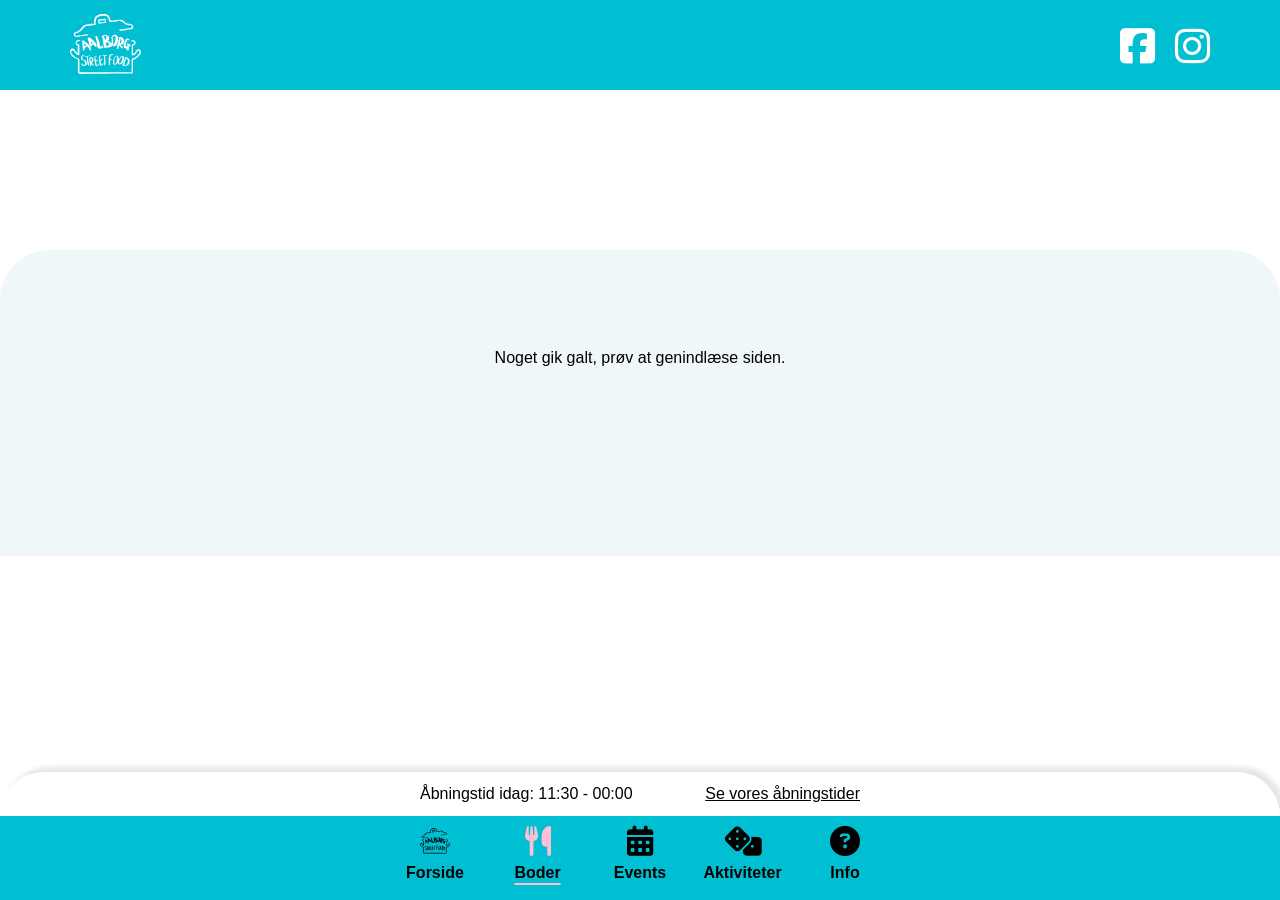
<file: specifikBod.html>
<!DOCTYPE html>
<html lang="da">

<head>
    <meta charset="UTF-8">
    <meta name="viewport" content="width=device-width, initial-scale=1.0">
    <meta name="description"
        content="Aalborg Streetfood byder på et bredt udvalg af street food fra hele verden og en masse forskellige og spændende aktiviteter og events. Besøg os og oplev stemningen, de lækkre madboder og hyggelige omgivelser i Aalborg.">
    <meta name="keywords"
        content="streetfood Aalborg, street food, madboder, mad Aalborg, spise ude Aalborg, Nordjylland, oplevelser, events Aalborg, aktiviteter Aalborg, Aalborg, comedy Aalborg, quiz Aalborg, karaoke Aalborg, børneaktiviteter Aalborg">
    <title>Aalborg Streetfood - Bod</title>
    <link rel="stylesheet" href="./assets/css/style.css">
    <link rel="stylesheet" href="./assets/css/specifikBod.css">
    <link rel="stylesheet" href="./assets/css/boder.css">
    <script src="./assets/js/app.js" defer></script>
    <script src="./assets/js/specifikBod.js" defer></script>
    <link rel="stylesheet" href="https://cdnjs.cloudflare.com/ajax/libs/font-awesome/6.5.0/css/all.min.css">
    <link rel="icon" href="./assets/img/logov2_192x192.png" type="image/png">
</head>

<body>
    <header>
        <nav>
            <a href="./index.html"><img src="./assets/img/logo.svg" alt="Aalborg Streetfood Logo"></a>
            <ul>
                <li><a href="https://www.facebook.com/aalborgstreetfoodmarkedmarket" target="_blank"
                        rel="noopener noreferrer" aria-label="Besøg vores Facebook side"><i
                            class="fa-brands fa-square-facebook" aria-hidden="true"></i></a></li>
                <li><a href="https://www.instagram.com/AalborgStreetfood" target="_blank" rel="noopener noreferrer"
                        aria-label="Besøg vores Instagram profil"><i class="fa-brands fa-instagram"
                            aria-hidden="true"></i></a></li>
            </ul>
        </nav>
    </header>


    <main>
        <div class="heroBillede">
            <!-- Indsættes med js. Se specifikBod.js -->
        </div>
        <div class="overlaySection" id="top">
            <a href="./boder.html" class="tilbageKnap"><i class="fa-solid fa-arrow-left"></i> Se alle boder</a>
            <div class="bodContainer">
                <!-- Bod information, menukort, billede, se mere cards, og lokation indsættes her med js - se specifikBod.js -->
            </div>
            <div class="topKnap">
                <a href="#top"> Gå til toppen <i class="fa-solid fa-arrow-up"></i></a>
            </div>
        </div>
    </main>
    <footer>

        <div class="openingHours">
            <!-- indsættes med js -->
        </div>

        <nav class="globalNav">
            <a href="./index.html" aria-label="Gå til forsiden"><img src="./assets/img/logo_sort.svg"
                    alt="Aalborg Streetfood logo pink">
                <p>Forside</p>
            </a>
            <a href="./boder.html" aria-label="Gå til boder" class="active"><i class="fa-solid fa-utensils"
                    aria-hidden="true"></i>
                <p>Boder</p>
            </a>
            <a href="./events.html" aria-label="Gå til events"><i class="fa-solid fa-calendar-days"
                    aria-hidden="true"></i>
                <p>Events</p>
            </a>
            <a href="./aktiviteter.html" aria-label="Gå til aktiviteter"><i class="fa-solid fa-dice"
                    aria-hidden="true"></i>
                <p>Aktiviteter</p>
            </a>
            <!-- <div>
                <a href="./kort.html" aria-label="Gå til kort"><i class="fa-solid fa-map-marker-alt"
                        aria-hidden="true"></i></a>
                <p>Kort</p>
            </div> -->
            <a href="./faq.html" aria-label="Gå til info"><i class="fa-solid fa-question-circle" aria-hidden="true"></i>
                <p>Info</p>
            </a>
        </nav>

    </footer>
</body>

</html>
</file>
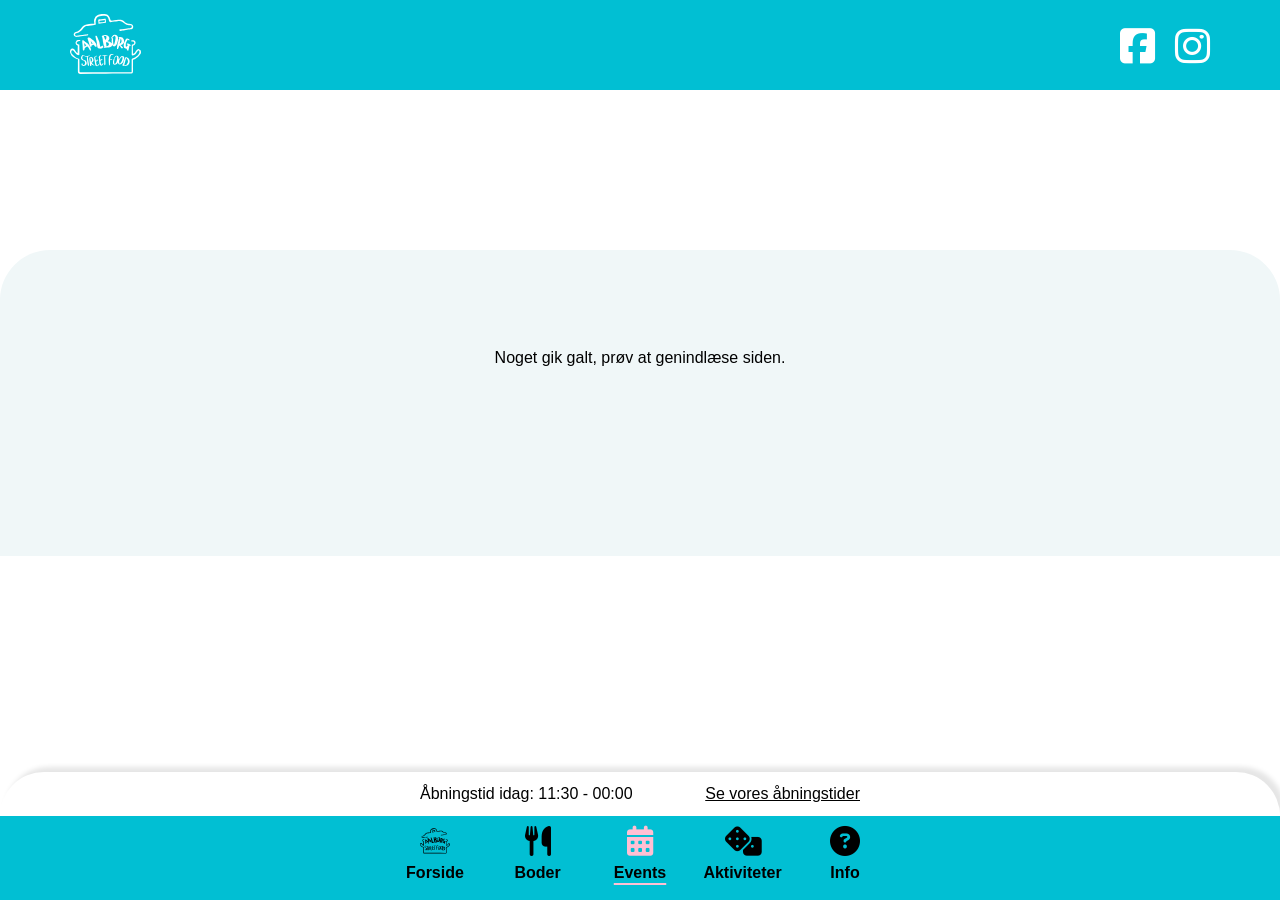
<file: specifikEvent.html>
<!DOCTYPE html>
<html lang="da">

<head>
    <meta charset="UTF-8">
    <meta name="viewport" content="width=device-width, initial-scale=1.0">
    <meta name="description"
        content="Aalborg Streetfood byder på et bredt udvalg af street food fra hele verden og en masse forskellige og spændende aktiviteter og events. Besøg os og oplev stemningen, de lækkre madboder og hyggelige omgivelser i Aalborg.">
    <meta name="keywords"
        content="streetfood Aalborg, street food, madboder, mad Aalborg, spise ude Aalborg, Nordjylland, oplevelser, events Aalborg, aktiviteter Aalborg, Aalborg, comedy Aalborg, quiz Aalborg, karaoke Aalborg, børneaktiviteter Aalborg">
    <title>Aalborg Streetfood - Event</title>
    <link rel="stylesheet" href="./assets/css/style.css">
    <link rel="stylesheet" href="./assets/css/specifikEvent.css">
    <script src="./assets/js/app.js" defer></script>
    <script src="./assets/js/specifikEvent.js" defer></script>
    <link rel="stylesheet" href="https://cdnjs.cloudflare.com/ajax/libs/font-awesome/6.5.0/css/all.min.css">
    <link rel="icon" href="./assets/img/logov2_192x192.png" type="image/png">
</head>

<body>
    <header>
        <nav>
            <a href="./index.html"><img src="./assets/img/logo.svg" alt="Aalborg Streetfood Logo"></a>
            <ul>
                <li><a href="https://www.facebook.com/aalborgstreetfoodmarkedmarket" target="_blank"
                        rel="noopener noreferrer" aria-label="Besøg vores Facebook side"><i
                            class="fa-brands fa-square-facebook" aria-hidden="true"></i></a></li>
                <li><a href="https://www.instagram.com/AalborgStreetfood" target="_blank" rel="noopener noreferrer"
                        aria-label="Besøg vores Instagram profil"><i class="fa-brands fa-instagram"
                            aria-hidden="true"></i></a></li>
            </ul>
        </nav>
    </header>

    <main>
        <div class="heroBillede">
            <!-- Indsættes med js. Se specifikEvent.js -->
        </div>
        <div class="overlaySection" id="top">
            <a href="./events.html" class="tilbageKnap"><i class="fa-solid fa-arrow-left"></i> Se alle events</a>
            <div class=" eventContainer">
                <!-- Indhold indsættes med js. Se specifikEvent.js-->
            </div>
            <div class="topKnap">
                <a href="#top"> Gå til toppen <i class="fa-solid fa-arrow-up"></i></a>
            </div>
        </div>

    </main>



    <footer>

        <div class="openingHours">
            <!-- Indsættes med js -->
        </div>

        <nav class="globalNav">
            <a href="./index.html" aria-label="Gå til forsiden"><img src="./assets/img/logo_sort.svg"
                    alt="Aalborg Streetfood logo pink">
                <p>Forside</p>
            </a>
            <a href="./boder.html" aria-label="Gå til boder"><i class="fa-solid fa-utensils" aria-hidden="true"></i>
                <p>Boder</p>
            </a>
            <a href="./events.html" aria-label="Gå til events" class="active"><i class="fa-solid fa-calendar-days"
                    aria-hidden="true"></i>
                <p>Events</p>
            </a>
            <a href="./aktiviteter.html" aria-label="Gå til aktiviteter"><i class="fa-solid fa-dice"
                    aria-hidden="true"></i>
                <p>Aktiviteter</p>
            </a>
            <!-- <div>
                <a href="./kort.html" aria-label="Gå til kort"><i class="fa-solid fa-map-marker-alt"
                        aria-hidden="true"></i></a>
                <p>Kort</p>
            </div> -->
            <a href="./faq.html" aria-label="Gå til info"><i class="fa-solid fa-question-circle" aria-hidden="true"></i>
                <p>Info</p>
            </a>
        </nav>

    </footer>
</body>

</html>
</file>
<file: assets/css/style.css>
* {
    box-sizing: border-box;
}

body {
    margin: 0;


    /* VARIABLER*/
    /* FARVER */
    --primaryColor: #01BFD3;
    --lightPrimaryColor: #8FEAF4;
    --secondaryColor: #FFBFD3;
    --darkSecondaryColor: #f890b1;
    --white: #FFFFFF;
    --backgroundColor: #F0F7F8;
    --textColor: #000000;


    /* ikon farver */
    --lightPink: #F3C0C0;
    --lightYellow: #E9E79A;
    --lightBrown: #CCA06E;
    --lightGreen: #A7D9A6;
    --lightBlue: #A6DEE4;


    /* TYPOGRAPHY*/
    --textFont: poppins, sans-serif;
    --bodyText: 12px;
    --headerTextSize: 28px;
    --middleHeaderTextSize: 16px;
    --smallHeaderTextSize: 12px;
    --fontWeight: bold;

    /* SPACING */
    --gap: 20px;
    --smallGap: 10px;
    --sectionPadding: 40px;
    --padding: 30px;

    /*  GENERAL STYLING*/

    * {
        font-family: var(--textFont);
    }

    p {
        font-size: var(--bodyText);
        line-height: 150%;
    }

    h1 {
        font-size: var(--headerTextSize);
        font-weight: var(--fontWeight);
    }

    h2 {
        font-size: var(--middleHeaderTextSize);
        font-weight: var(--fontWeight);
    }

    h3 {
        font-size: var(--smallHeaderTextSize);
        font-weight: var(--fontWeight);
    }


    /* KNAPPER OG IKONER*/
    /* buttons */
    button,
    .knap {
        background-color: var(--secondaryColor);
        color: var(--textColor);
        width: 100px;
        height: 30px;
        border-radius: 5px;
        border: none;
        box-shadow: 3px 3px 3px rgba(0, 0, 0, 0.1);
        text-decoration: none;
        display: inline-flex;
        align-items: center;
        justify-content: center;
        font-size: var(--bodyText);
        font-family: var(--textFont);
    }

    /* Hover effekt */
    button:hover,
    .knap:hover {
        background-color: var(--darkSecondaryColor);
        box-shadow: 2px 2px 2px 1px rgba(0, 0, 0, 0.3);
    }

    /* Active effekt */
    button:active,
    .knap:active {
        background-color: var(--darkSecondaryColor);
        box-shadow: 2px 2px 2px 1px rgba(0, 0, 0, 0.3);
    }

    .allergeneIkon {
        color: var(--textColor)
    }

    .tilbageKnap {
        color: var(--textColor);
        font-size: var(--smallHeaderTextSize);
        text-decoration: none;
    }

    .tilbageKnap:hover {
        text-decoration: underline;
    }

    .tilbageKnap:active {
        text-decoration: underline;
    }


    /* HEADER */
    header {
        height: 90px;
        background-color: var(--primaryColor);
        position: fixed;
        top: 0;
        left: 0;
        right: 0;
        z-index: 2;

        nav {
            display: flex;
            align-items: center;
            justify-content: space-between;
            padding: 10px 20px;

        }

        ul {
            display: flex;
            justify-content: center;
            align-items: center;
            gap: var(--gap);

            li {
                list-style: none;

                a {
                    text-decoration: none;

                }
            }
        }

        i {
            color: var(--white);
            font-size: 30px;
        }

        img {
            height: 60px;
        }


    }

    /* STYLES */
    /* General styling, der går igen på tværs af siderne */
    .heroBillede {
        top: 0;
        left: 0;
        right: 0;
        position: fixed;
        z-index: 1;


        img {
            height: 300px;
            width: 100%;
            position: relative;
            object-fit: cover;
        }
    }

    .overlaySection {
        background-color: var(--backgroundColor);
        border-radius: 50px 50px 0 0;
        position: absolute;
        top: 250px;
        left: 0;
        right: 0;
        padding: 20px;
        padding-bottom: 150px;
        z-index: 3;
    }

    hr {
        width: 100%;
        height: 3px;
        border: none;
        background-color: var(--primaryColor);
        margin-block: var(--gap);
    }




    /* GLOBAL NAVIGATION */
    footer {
        /* Gør sådan vores footer/bottom nav, forbliver i bunden af skærmen, foran andet indhold */
        position: fixed;
        bottom: 0;
        left: 0;
        right: 0;
        z-index: 4;

        nav {
            height: 100%;
            background-color: var(--primaryColor);
            display: flex;
            align-items: center;
            justify-content: space-between;
            padding: var(--smallGap);

            color: var(--textColor);
            font-size: var(--middleHeaderTextSize);
            font-weight: var(--fontWeight);




            a {
                text-decoration: none;
                color: var(--textColor);
                font-size: 30px;
                display: flex;
                flex-direction: column;
                align-items: center;
                width: 70px;

                p {
                    margin: 5px;
                }
            }

            .active {

                /* Ændrer ikon og tekst i navigationen for den specifikke side man er inde på */
                p {
                    text-decoration: underline;
                    text-underline-offset: 5px;
                    text-decoration-thickness: 2px;
                    text-decoration-color: var(--secondaryColor);
                }

                a {
                    color: var(--secondaryColor);
                }

                i {
                    color: var(--secondaryColor);
                }
            }

            a:active {
                color: var(--darkSecondaryColor);
            }

            img {
                height: 30px;
                width: 30px;
            }


        }
    }

}



/* KALENDER */



.openingHours {
    background-color: var(--white);
    height: auto;
    border-radius: 50px 50px 0 0;
    box-shadow: 5px -5px 5px rgba(0, 0, 0, 0.1);
    padding: var(--smallGap);
    transition: all 0.3s ease;

    .whenClosed {
        display: flex;
        align-items: center;
        justify-content: space-between;
        font-family: var(--textFont);
        font-size: var(--smallHeaderTextSize);
        margin: 0;
        padding-inline: var(--gap);

        .clickHere {
            text-decoration: underline;
            margin: 0;
        }

        .clickHere:active {
            font-weight: 600;
        }


        p {
            margin: 0;
        }
    }

    .fullOpeninghours,
    .fullOpeninghoursFood {
        display: block;
        transform: translateY(30px);
        opacity: 0;
        max-height: 0;
        overflow: hidden;
        pointer-events: none;

        .toggle {
            display: flex;
            justify-content: center;
            padding-top: var(--gap);

        }



        .forskelligeTidsintervaller {
            display: flex;
            justify-content: space-between;
            padding-top: var(--gap);


            .tidsinterval.gone {
                opacity: 0;
            }

            .tidsinterval {
                display: flex;
                flex-direction: column;
                align-items: center;

                div {
                    width: 30px;
                    height: 30px;
                    border-radius: 100%;

                }

                .pink {
                    background-color: var(--lightPink);
                }

                .gul {
                    background-color: var(--lightYellow);
                }

                .brun {
                    background-color: var(--lightBrown);
                }

                .grøn {
                    background-color: var(--lightGreen);
                }

            }
        }

        .kalender {

            .kalenderTop {
                display: flex;
                justify-content: space-between;

                h2 {
                    margin-bottom: 5px;
                }
            }

            .kalenderen {

                .ugedage {
                    display: flex;
                    justify-content: space-between;
                    padding: 5px;

                    p {
                        margin: 5px;
                    }
                }

                hr {
                    height: 1px;
                    background-color: var(--textColor);
                    width: 100%;
                    margin-bottom: var(--gap);
                    margin-top: 0;
                }

                .kalenderDage {
                    display: flex;
                    flex-direction: column;
                    gap: var(--smallGap);
                    padding-bottom: var(--gap);

                    .uge1,
                    .uge2,
                    .uge3,
                    .uge4 {
                        display: flex;
                        justify-content: space-between;


                        .kalenderDag {
                            width: 30px;
                            height: 30px;
                            border-radius: 100%;
                            display: flex;
                            align-items: center;
                            justify-content: center;

                            p {
                                margin: 0;
                            }

                        }

                        .pink {
                            background-color: var(--lightPink);
                        }

                        .gul {
                            background-color: var(--lightYellow);
                        }

                        .brun {
                            background-color: var(--lightBrown);
                        }

                        .grøn {
                            background-color: var(--lightGreen);
                        }

                        .pinkLight {
                            background-color: var(--lightPink);
                            opacity: 0.5;
                        }

                        .gulLight {
                            background-color: var(--lightYellow);
                            opacity: 0.5;
                        }

                        .brunLight {
                            background-color: var(--lightBrown);
                            opacity: 0.5;
                        }

                        .grønLight {
                            background-color: var(--lightGreen);
                            opacity: 0.5;
                        }

                        .idag {
                            background-color: #976B3A;
                            color: var(--lightYellow);
                            border: solid;
                            border-color: var(--textColor);
                            border-width: 2px;
                            box-shadow: 3px 3px 3px rgba(0, 0, 0, 0.5);
                        }
                    }
                }
            }
        }

    }

    /* Animering af åbningstider */
    .fullOpeninghours.animate,
    .fullOpeninghoursFood.animate {
        transition: transform 0.6s ease, opacity 0.6s ease, max-height 0.6s ease;
    }

    .fullOpeninghours.active,
    .fullOpeninghoursFood.active {
        transform: translateY(0);
        opacity: 1;
        max-height: 600px;
        pointer-events: auto;
    }

}

/* Styling af  boder toggle når street er valgt*/
.fullOpeninghours .food {
    width: 160px;
    background-color: var(--primaryColor);
    display: flex;
    justify-content: center;
    align-items: center;
    text-align: center;
    padding: var(--smallGap);
    font-family: var(--textFont);
    font-size: var(--smallHeaderTextSize);
    /* font-weight: var(--fontWeight); */
}

/* Styling af street toggle når street er valgt */
.fullOpeninghours .street {
    width: 160px;
    border: solid;
    border-color: var(--primaryColor);
    border-width: 5px;
    display: flex;
    justify-content: center;
    padding: 5px;
    align-items: center;
    text-align: center;
    font-family: var(--textFont);
    font-size: var(--smallHeaderTextSize);
    font-weight: var(--fontWeight);
    box-shadow: inset 0 0 10px rgba(0, 0, 0, 0.3);

}

/* Styling af food toggle når food er valgt */
.fullOpeninghoursFood .food {
    width: 160px;
    border: solid;
    border-color: var(--primaryColor);
    border-width: 5px;
    display: flex;
    justify-content: center;
    padding: 5px;
    align-items: center;
    text-align: center;
    font-family: var(--textFont);
    font-size: var(--smallHeaderTextSize);
    font-weight: var(--fontWeight);
    box-shadow: inset 0 0 10px rgba(0, 0, 0, 0.3);
}

/* Styling af street toggle når food er valgt */
.fullOpeninghoursFood .street {
    width: 160px;
    background-color: var(--primaryColor);
    display: flex;
    justify-content: center;
    align-items: center;
    text-align: center;
    padding: var(--smallGap);
    font-family: var(--textFont);
    font-size: var(--smallHeaderTextSize);
    /* font-weight: var(--fontWeight); */

}


/* ANDET STYLING */

/* Kort over streetfood side */
.kortSide {

    img {
        width: 100%;
        padding-top: 90px;
        padding-bottom: 180px;
    }
}


main {
    min-height: 100vh;
}

/* Error besked */
.fejlbesked {
    display: flex;
    justify-content: center;
    padding: var(--gap);
}

/* Scroll to top knap */
html {
    scroll-behavior: smooth;
    scroll-padding-top: 100px;
}

.topKnap {
    display: block;
    margin-top: var(--sectionPadding);

    a {
        display: block;
        width: fit-content;
        margin-left: auto;
        color: var(--textColor);
        text-decoration: none;
    }

    a:hover {
        text-decoration: underline;
    }

    a:active {
        text-decoration: underline;
    }
}

@media (min-width: 550px) {
    .openingHours {
        padding: var(--smallGap) 50px var(--smallGap) 50px;
    }
}


@media (min-width: 650px) {

    body .overlaySection {
        padding: 40px 100px 150px 100px;

        p,
        h3,
        button {
            font-size: 16px;
        }

    }

    .openingHours {
        padding: var(--smallGap) 100px var(--smallGap) 100px;
    }

    body header nav {
        padding: var(--smallGap) 70px var(--smallGap) 70px;

        i {
            font-size: 40px;
        }
    }

    .globalNav {
        padding: var(--smallGap) 100px var(--smallGap) 100px;

        p {
            font-size: 16px;
        }
    }

    .openingHours p {
        font-size: 16px;
    }

}

@media (min-width: 800px) {
    body .overlaySection {
        padding: 60px 150px 150ppx 150px;

        h1 {
            font-size: 30px;
        }
    }

    .openingHours {
        padding: var(--smallGap) 200px var(--smallGap) 200px;
    }

    .globalNav {
        padding: var(--smallGap) 200px var(--smallGap) 200px;
    }

}

@media (min-width: 1050px) {

    body .overlaySection {
        padding: 60px 250px 150px 250px;
    }

    .openingHours {
        padding: var(--smallGap) 300px var(--smallGap) 300px;
    }

    .globalNav {
        padding: var(--smallGap) 300px var(--smallGap) 300px;
    }

}

@media (min-width: 1250px) {

    body .overlaySection {
        h1 {
            font-size: 40px;
        }
    }

    .openingHours {
        padding: var(--smallGap) 400px var(--smallGap) 400px;
    }

    .globalNav {
        padding: var(--smallGap) 400px var(--smallGap) 400px;
    }

}

@media (min-width: 1400px) {
    .openingHours {
        padding: var(--smallGap) 500px var(--smallGap) 500px;
    }
}
</file>
<file: assets/css/forside.css>
/* INTRO */
/* .introSection {
    padding-top: var(--sectionPadding);
} */


/* CTA'er */
.CTASection {
    display: flex;
    gap: var(--smallGap);
    padding-top: var(--sectionPadding);

}

.CTA {
    flex: 1;
    text-decoration: none;
    color: var(--textColor);
    text-align: center;


    img {
        width: 100%;
        aspect-ratio: 1/1;
        object-fit: cover;
        border-radius: 100%;
    }

}

.CTA img:hover {
    box-shadow: 5px 5px 5px 5px rgba(0, 0, 0, 0.3);
}

.CTA img:active {
    box-shadow: 4px 4px 4px 4px rgba(0, 0, 0, 0.3);
}

/* NYHEDER */
.nyheder {
    padding-top: var(--sectionPadding);
    max-width: 100vw;
    /* overflow: hidden; */
    position: relative;

    h3,
    p {
        margin: 0 0 10px 0;
    }
}

.nyhedsCards {
    display: flex;
    gap: var(--gap);
    overflow-x: scroll;
    /* overflow-y: hidden; */
    width: 100%;


}

.nyhedsCards::-webkit-scrollbar {
    height: 10px;

}

.nyhedsCards::-webkit-scrollbar-track {
    background: var(--lightPrimaryColor);
}

.nyhedsCards::-webkit-scrollbar-thumb {
    background: var(--primaryColor);
    border-radius: 10px;
}

.nyhedsCard {
    background-color: var(--white);
    min-width: 270px;
    box-shadow: 3px 3px 3px rgba(0, 0, 0, 0.1);
    margin-bottom: var(--gap);
    text-decoration: none;
    color: var(--textColor);
    display: flex;
    flex-direction: column;

    .nyhedsCardText {
        padding: var(--gap);
        display: flex;
        flex-direction: column;
        flex: 1;
        /* fylder al tilgængelig plads */
        justify-content: space-between;
        /* skubber button til bunden */
    }

    button,
    .knap {
        align-self: flex-end;
    }

    img {
        width: 100%;
        height: 120px;
        object-fit: cover;
    }
}

/* scrollpil */
.scroll {
    position: absolute;
    right: 0;
    /* sidder altid i højre kant af .nyheder */
    top: 55%;
    background-color: rgba(1, 191, 211, 0.5);
    border-radius: 50%;
    width: 40px;
    height: 40px;
    display: flex;
    align-items: center;
    justify-content: center;
    pointer-events: none;
    animation: pilAnimation 1s ease-in-out infinite;
}

@keyframes pilAnimation {

    0%,
    100% {
        transform: translateX(0);
    }

    50% {
        transform: translateX(6px);
    }
}

/* SPØRGSMÅL */
.questions {
    padding-top: var(--sectionPadding);

    .questionsButtons {
        display: flex;
        justify-content: center;
        gap: var(--gap);
        padding-top: 15px;

        button,
        .knap {
            width: 120px;
        }
    }
}
</file>
<file: assets/css/aktiviteter.css>
.aktiviteterSection {
    padding-top: var(--sectionPadding);
    max-width: 100vw;
    /* overflow: hidden; */
    position: relative;

    h3,
    p {
        margin: 0 0 10px 0;
    }
}

.aktiviteterCards {
    display: flex;
    gap: var(--gap);
    overflow-x: scroll;
    /* overflow-y: hidden; */
    width: 100%;


}

.aktiviteterCards::-webkit-scrollbar {
    height: 10px;

}

.aktiviteterCards::-webkit-scrollbar-track {
    background: var(--lightPrimaryColor);
}

.aktiviteterCards::-webkit-scrollbar-thumb {
    background: var(--primaryColor);
    border-radius: 10px;
}

.aktivitetCard {
    position: relative;
    background-color: var(--white);
    min-width: 270px;
    box-shadow: 3px 3px 3px rgba(0, 0, 0, 0.1);
    margin-bottom: var(--gap);
    text-decoration: none;
    color: var(--textColor);
    display: flex;
    flex-direction: column;

    .aktivitetCardText {
        padding: var(--gap);
        display: flex;
        flex-direction: column;
        flex: 1;
        /* fylder al tilgængelig plads */
        justify-content: space-between;
        /* skubber button til bunden */
    }

    button {
        align-self: flex-end;
    }

    img {
        width: 100%;
        height: 120px;
        object-fit: cover;
    }
}

/* scrollpil */
.scroll {
    position: absolute;
    right: 0;
    /* sidder altid i højre kant af .aktiviteterSection */
    background-color: rgba(1, 191, 211, 0.5);
    border-radius: 50%;
    width: 40px;
    height: 40px;
    display: flex;
    align-items: center;
    justify-content: center;
    pointer-events: none;
    animation: pilAnimation 1s ease-in-out infinite;
}

/* scrollpil position faste aktiviteter */
.scroll.fast {
    top: 60%;
}

/* scrollpil position børneaktiviteter */
.scroll.børn {
    top: 60%;
}

/* animation af pil */
@keyframes pilAnimation {

    0%,
    100% {
        transform: translateX(0);
    }

    50% {
        transform: translateX(6px);
    }
}

/* Sticker på cards */
.sticker {
    background-color: var(--primaryColor);
    color: var(--textColor);
    padding: var(--smallGap) var(--gap);
    width: fit-content;
    height: auto;
    text-align: center;
    border-radius: 2px 2px 10px 10px;
    position: absolute;
    top: -3px;
    right: 30px;
    z-index: 1;

    p {
        margin: 0;
    }
}

.introSection p {
    margin: 0;
}
</file>
<file: assets/css/boder.css>
.introSection {
    padding-bottom: var(--gap);
}


/* NYT - gør vores cards er mere responsive */
.bodCards {
    display: grid;
    grid-template-columns: repeat(auto-fill, minmax(150px, 1fr));
    /*Bruger autofill og minmax til automatisk at tilpasse hvor mange cards der vises til skærmens bredde. Cards skal altid være minimum 150 px brede, og altid være lige brede. */
    gap: var(--smallGap);
    padding-bottom: var(--sectionPadding);
}




/* Vores gamle styling af cards med grid */

/* Styling af cards */
/* .bodCards {
    gap: var(--smallGap);
    padding-bottom: var(--sectionPadding);
    display: grid;
    grid-template-columns: 1fr 1fr;

} */

.bodCard {
    background-color: var(--white);
    box-shadow: 3px 3px 3px rgba(0, 0, 0, 0.1);
    text-decoration: none;
    color: var(--textColor);
    position: relative;
    display: flex;
    flex-direction: column;
    margin-bottom: var(--smallGap);

    .bodCardText {
        display: flex;
        flex-direction: column;

        h2 {
            margin: 0 0 var(--smallGap) 0
        }

        /* flex: 1; */
        /* fylder al tilgængelig plads */
        /* justify-content: space-between; */
        /* skubber button til bunden */
    }

    .cardIndhold {
        display: flex;
        flex-direction: column;
        flex-grow: 1;
        padding: 10px;
        justify-content: space-between;
    }

    button {
        align-self: flex-end;
    }

    img {
        width: 100%;
        height: 120px;
        display: block;
        object-fit: cover;
    }

    h3,
    p {
        margin: 0 0 var(--smallGap) 0;
    }


    .sticker {
        background-color: var(--primaryColor);
        color: var(--textColor);
        padding: var(--smallGap);
        width: fit-content;
        height: auto;
        text-align: center;
        border-radius: 2px 2px 10px 10px;
        position: absolute;
        top: -3px;
        right: 30px;
        z-index: 1;

        p {
            margin: 0;
        }
    }
}

@media (min-width: 600px) {
    .bodCards {
        grid-template-columns: repeat(auto-fill, minmax(200px, 1fr));
    }
}

@media (min-width: 1120px) {
    .bodCards {
        grid-template-columns: repeat(auto-fill, minmax(300px, 1fr));
    }
}

@media (min-width: 1250px) {
    .bodCards {
        grid-template-columns: repeat(auto-fill, minmax(300px, 1fr));
    }
}
</file>
<file: assets/css/events.css>
/* Styling af events - toppen */
.eventCalendar {
    display: flex;
    justify-content: space-between;
    align-items: center;
    width: 100%;

    .dates {
        display: flex;
        align-items: center;
        gap: var(--gap);

        h2 {
            text-decoration: underline;
        }
    }

    /* Filter */
    .filterKnap {
        display: flex;
        gap: var(--gap);
        align-items: center;

        p,
        i {
            font-size: var(--middleHeaderTextSize);

        }
    }

    .eventFilter {
        position: relative;
        /* gør at dropdown kan positioneres relativt til filter knappen */
    }

    .filterDropdown {
        position: absolute;
        /* placerer dropdown under filter knappen */
        right: 0;
        background-color: var(--white);
        box-shadow: 3px 3px 3px rgba(0, 0, 0, 0.1);
        padding: var(--gap);
        z-index: 10;
        /* ligger ovenpå andet indhold */
        min-width: 190px;
    }

    .filterListe {
        display: flex;
        flex-direction: column;
        gap: var(--smallGap);
    }


    /* roterer pil når dropdown er åben */
    .filterKnap i.roteret {
        transform: rotate(180deg);
        transition: transform 0.3s ease;
    }

}

/* Styling af events cards */
.events {
    padding-top: var(--sectionPadding);

    .eventsCards {
        display: grid;
        grid-template-columns: repeat(auto-fit, minmax(250px, 1fr));
        gap: var(--gap);
    }

    .eventCard {
        background-color: var(--white);
        box-shadow: 3px 3px 3px rgba(0, 0, 0, 0.1);
        text-decoration: none;
        color: var(--textColor);
        display: flex;
        flex-direction: column;
    }

    .eventCardText {
        padding: var(--gap);
        display: flex;
        flex-direction: column;
        flex: 1;

        h2,
        p {
            margin: 0 0 4px 0;
        }
    }

    /* webkit gør at vi kan angive hvor mange linjer af intro teksten der vises på cards*/
    /* Kilde: https://css-tricks.com/almanac/properties/l/line-clamp/ */
    .eventCardText p {
        display: -webkit-box;
        -webkit-line-clamp: 2;
        /* antal linjer før afskæring */
        -webkit-box-orient: vertical;
        /* gør at line-clamp virker og bestemmer retningen for en box*/
        overflow: hidden;
    }

    button {
        align-self: flex-end;
        margin-top: auto;
    }

    img {
        width: 100%;
        height: 140px;
        object-fit: cover;
    }
}

.eventCard {
    position: relative;
}

/* Sticker på cards */
.sticker {
    background-color: var(--primaryColor);
    color: var(--textColor);
    padding: var(--smallGap);
    width: fit-content;
    height: auto;
    text-align: center;
    border-radius: 2px 2px 10px 10px;
    position: absolute;
    top: -3px;
    right: 30px;
    z-index: 1;

    p {
        margin: 0;
    }
}
</file>
<file: assets/css/faq.css>
a {
    text-decoration: none;
}

/* Får kontakt knap til at stå til højre */
.knapWrapper {
    display: flex;
    justify-content: flex-end;
}




/* ACCORDIANS */
.FAQ {
    display: flex;
    flex-direction: column;
    gap: var(--gap);
    padding-top: var(--sectionPadding);
}

.accordionItem {
    background-color: var(--secondaryColor);
    border-radius: 20px;
    overflow: hidden;
}


.accordionKnap {
    width: 100%;
    background: none;
    border: none;
    padding: var(--gap);
    display: flex;
    justify-content: space-between;
    align-items: center;
    transition: transform 0.3s ease;
}

.accordionKnap.aktiv {
    i {
        transform: rotate(180deg);
    }

}

.accordionIndhold {
    max-height: 0;
    overflow: hidden;
    transition: max-height 0.3s ease;




    p,
    h3 {

        margin: var(--smallGap) var(--gap);
    }

    img {
        max-height: 380px;
        margin-left: var(--gap);
        margin-bottom: var(--smallGap)
    }
}


.accordionIndhold.aktiv {
    max-height: 450px;
    background-color: #FFD8E4;


    a {
        color: var(--textColor);
        text-decoration: underline;
    }
}

/* Gør udvalgt tekst fed */
.fed {
    font-weight: bolder;
}

/* Google maps kort */
iframe {

    width: 100%;
    height: 300px;
    border: none;
    margin-top: var(--gap);
}
</file>
<file: assets/css/kontakt.css>
/* Kontakt info */
.kontaktInfo {
    display: flex;
    flex-direction: column;
    gap: var(--gap);

    a {
        display: flex;
        align-items: center;
        gap: var(--smallGap);
        color: var(--textColor);
        text-decoration: none;
        font-size: var(--bodyText);

        span {
            text-decoration: underline;
        }
    }
}

/* Google maps kort */
iframe {
    width: 100%;
    height: 300px;
    border: none;
    margin-top: var(--sectionPadding);
}
</file>
<file: assets/css/specifikAktivitet.css>
.introSektion {
    display: flex;
    flex-direction: column;
    gap: var(--smallGap);
}


/* Pakker sektion */

.pakkerSektion {
    display: flex;
    flex-direction: column;
    gap: var(--gap);
    margin-block: var(--sectionPadding);

    .knap {
        padding: var(--smallGap);
        align-self: flex-end;
        text-align: center;
    }
}

.pakke {
    display: flex;
    flex-direction: column;
    gap: 4px;

    p {
        margin: 0;
    }
}

.pakkeHeader {
    display: flex;
    justify-content: space-between;
    align-items: center;
    flex-direction: row;
    gap: var(--gap);

    h3 {
        font-size: 1rem;
        font-weight: bold;
        margin: 0;
    }

    .pakkePris {
        font-weight: bold;
        white-space: nowrap;
    }
}



/* Lokationskort */
.aktivitetLokation {
    width: 100%;
    object-fit: cover;
    margin-top: var(--gap);
}
</file>
<file: assets/css/specifikBod.css>
.introSection {
    display: grid;
    grid-template-columns: 1fr 1fr;
    gap: var(--gap);
}

/* Allergener section */
.allergener {
    display: flex;
    flex-direction: column;

    img {
        width: 20px;
        height: 20px;
        border-radius: 100px;
    }

    p {
        margin: 5px
    }
}

.allergen {
    display: flex;
    flex-direction: row;
    align-items: center;
    gap: var(--gap);
}

.allergeneIkon {
    display: flex;
    flex-direction: row;
    align-items: center;
    gap: var(--smallGap);

    img {
        width: 20px;
        height: 20px;
        border-radius: 100px;
    }
}


/* Menukort */
.menuHeader {
    display: flex;
    justify-content: space-between;
    align-items: center;
    cursor: pointer;

}

.menuItems {
    display: flex;
    flex-direction: column;
    gap: var(--smallGap);

    p {
        margin: 0
    }
}

.menuItem {
    display: flex;
    /* toggler mellem flex og none når man trykker på menu header */
    flex-direction: column;

}

.menuItemHeader {
    display: flex;
    justify-content: space-between;
    align-items: center;
    flex-direction: row;
    gap: var(--gap);

    h3 {
        margin: 0;
    }
}

/* Roterer pil når menuen er åben */
.menuHeader i.roteret {
    transform: rotate(180deg);
    transition: transform 0.3s ease;
}

.samlingOverskrift {
    font-size: 1.2rem;
    font-weight: bold;
    text-decoration: underline;
    text-underline-offset: 5px;
    margin: 40px 0 0 0;

}

.bodBillede {
    width: 100%;
    max-height: 250px;
    object-fit: cover;
    margin-block: var(--gap);
}

.bodPlaceringsBillede {
    width: 100%;
    /* max-height: 250px; */
    object-fit: cover;
}
</file>
<file: assets/css/specifikEvent.css>
/* sørg for at selve rækken med "Billetter" og prisen står på én linje og i hver sin ende */
.billetSektion .billetRække {
    display: flex;
    justify-content: space-between;
}

/* Får knapper til at stå til højre */
.knapWrapper {
    display: flex;
    justify-content: flex-end;
}

a {
    text-decoration: none;
}


.eventBeskrivelse p {
    white-space: pre-line;
    /*laver linebreaks i beskrivelses teksten ligesom der er i WP*/
}

/* Lokations billede */
.eventLokation {
    width: 100%;
    object-fit: cover;
    margin-top: var(--gap);
}

/* Sticker i toppen af siden - på overlay */
.sticker {
    background-color: var(--primaryColor);
    color: var(--textColor);
    padding: var(--smallGap);
    width: fit-content;
    height: auto;
    text-align: center;
    border-radius: 2px 2px 10px 10px;
    position: absolute;
    top: -3px;
    right: 30px;
    z-index: 1;

    p {
        margin: 0;
        font-size: var(--middleHeaderTextSize);
    }
}

/* Gør sådan at når man trykker på læs mere, så scroller den ned til teksten */
html {
    scroll-behavior: smooth;
}

/* Gør sådan at når den ruller ned, så gemmer den ikke toppen af beskrivelse under headeren */
#beskrivelse {
    scroll-margin-top: 120px;
}
</file>
